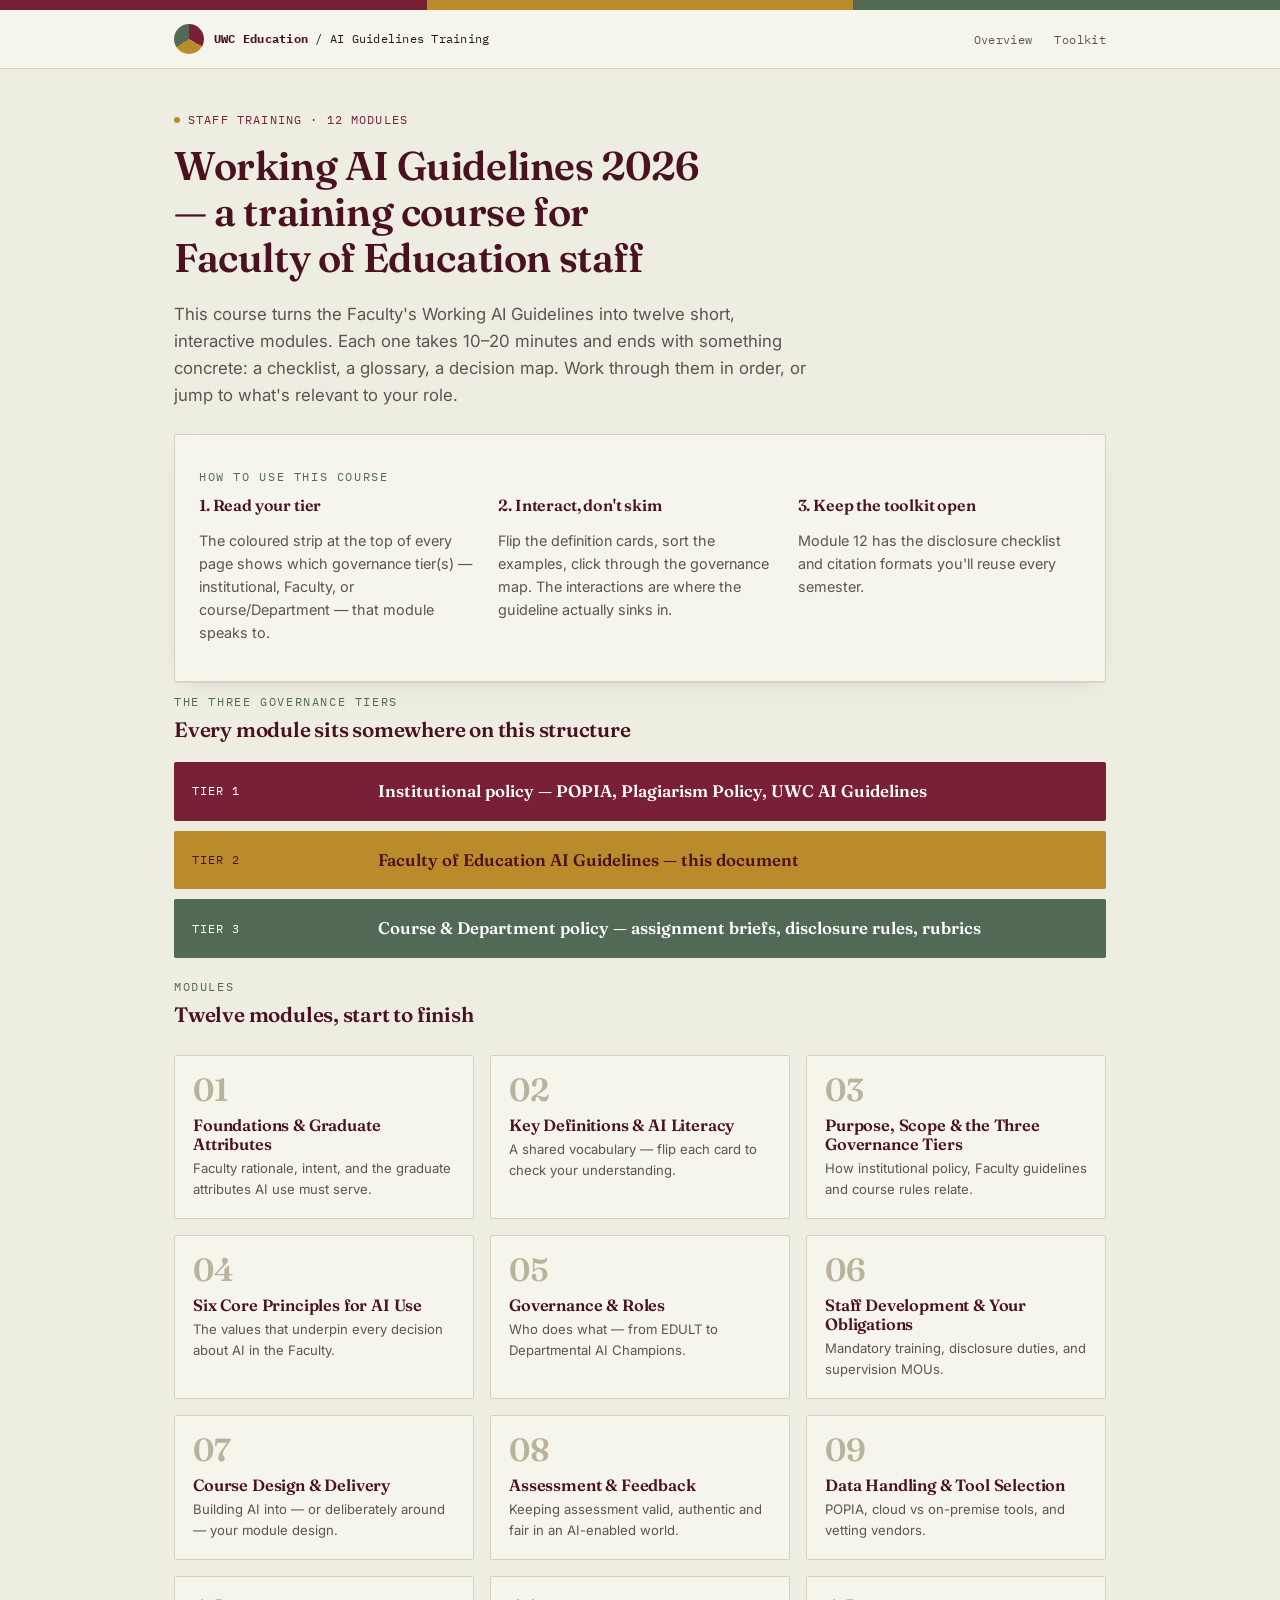
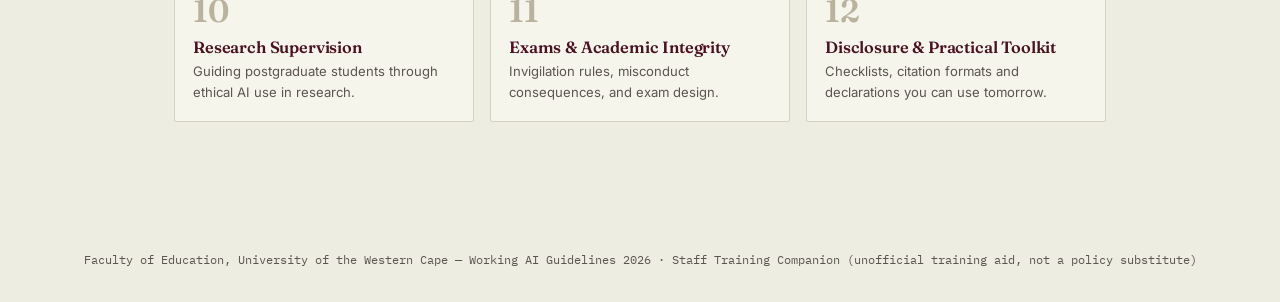
<file: index.html>
<!DOCTYPE html>
<html lang="en">
<head>
<meta charset="UTF-8">
<meta name="viewport" content="width=device-width, initial-scale=1.0">
<title>Course Overview — Faculty of Education AI Guidelines Training</title>
<link rel="stylesheet" href="style.css">
</head>
<body>
<header class="site-head">
  <div class="tier-strip"><span class="institutional active"></span><span class="faculty active"></span><span class="course active"></span></div>
  <div class="head-inner">
    <a class="brand" href="index.html">
      <span class="brand-mark"></span>
      <span class="brand-text"><b>UWC Education</b> / AI Guidelines Training</span>
    </a>
    <nav class="head-nav">
      <a href="index.html">Overview</a>
      <a href="12-disclosure-toolkit.html">Toolkit</a>
    </nav>
  </div>
</header>
<div class="shell">
    <div class="hero" style="padding-top:36px">
      <div class="module-tag"><span class="dot"></span>Staff Training · 12 Modules</div>
      <h1 style="max-width:20ch">Working AI Guidelines 2026 — a training course for Faculty of Education staff</h1>
      <p class="dek">This course turns the Faculty's Working AI Guidelines into twelve short, interactive modules. Each one takes 10&ndash;20 minutes and ends with something concrete: a checklist, a glossary, a decision map. Work through them in order, or jump to what's relevant to your role.</p>
    </div>

    <section class="card">
      <p class="eyebrow" style="margin-bottom:10px">How to use this course</p>
      <div class="grid-3">
        <div><h3 style="font-size:1rem">1. Read your tier</h3><p style="color:var(--ink-soft); font-size:.9rem">The coloured strip at the top of every page shows which governance tier(s) — institutional, Faculty, or course/Department — that module speaks to.</p></div>
        <div><h3 style="font-size:1rem">2. Interact, don't skim</h3><p style="color:var(--ink-soft); font-size:.9rem">Flip the definition cards, sort the examples, click through the governance map. The interactions are where the guideline actually sinks in.</p></div>
        <div><h3 style="font-size:1rem">3. Keep the toolkit open</h3><p style="color:var(--ink-soft); font-size:.9rem">Module 12 has the disclosure checklist and citation formats you'll reuse every semester.</p></div>
      </div>
    </section>

    <section>
      <p class="eyebrow" style="margin-bottom:6px">The three governance tiers</p>
      <h2 style="font-size:1.3rem; margin-bottom:16px">Every module sits somewhere on this structure</h2>
      <div class="tiers">
        <div class="tier-row t1"><span class="lbl">Tier 1</span><span class="name">Institutional policy — POPIA, Plagiarism Policy, UWC AI Guidelines</span></div>
        <div class="tier-row t2"><span class="lbl">Tier 2</span><span class="name">Faculty of Education AI Guidelines — this document</span></div>
        <div class="tier-row t3"><span class="lbl">Tier 3</span><span class="name">Course &amp; Department policy — assignment briefs, disclosure rules, rubrics</span></div>
      </div>
    </section>

    <section>
      <p class="eyebrow" style="margin-bottom:6px">Modules</p>
      <h2 style="font-size:1.3rem">Twelve modules, start to finish</h2>
      <div class="mod-grid">
<a class="mod-card" href="01-foundations.html">
          <span class="n">01</span>
          <h3>Foundations & Graduate Attributes</h3>
          <p>Faculty rationale, intent, and the graduate attributes AI use must serve.</p>
        </a><a class="mod-card" href="02-definitions.html">
          <span class="n">02</span>
          <h3>Key Definitions & AI Literacy</h3>
          <p>A shared vocabulary — flip each card to check your understanding.</p>
        </a><a class="mod-card" href="03-policy-framework.html">
          <span class="n">03</span>
          <h3>Purpose, Scope & the Three Governance Tiers</h3>
          <p>How institutional policy, Faculty guidelines and course rules relate.</p>
        </a><a class="mod-card" href="04-principles.html">
          <span class="n">04</span>
          <h3>Six Core Principles for AI Use</h3>
          <p>The values that underpin every decision about AI in the Faculty.</p>
        </a><a class="mod-card" href="05-governance-roles.html">
          <span class="n">05</span>
          <h3>Governance & Roles</h3>
          <p>Who does what — from EDULT to Departmental AI Champions.</p>
        </a><a class="mod-card" href="06-staff-development.html">
          <span class="n">06</span>
          <h3>Staff Development & Your Obligations</h3>
          <p>Mandatory training, disclosure duties, and supervision MOUs.</p>
        </a><a class="mod-card" href="07-course-design.html">
          <span class="n">07</span>
          <h3>Course Design & Delivery</h3>
          <p>Building AI into — or deliberately around — your module design.</p>
        </a><a class="mod-card" href="08-assessment.html">
          <span class="n">08</span>
          <h3>Assessment & Feedback</h3>
          <p>Keeping assessment valid, authentic and fair in an AI-enabled world.</p>
        </a><a class="mod-card" href="09-data-privacy.html">
          <span class="n">09</span>
          <h3>Data Handling & Tool Selection</h3>
          <p>POPIA, cloud vs on-premise tools, and vetting vendors.</p>
        </a><a class="mod-card" href="10-research-supervision.html">
          <span class="n">10</span>
          <h3>Research Supervision</h3>
          <p>Guiding postgraduate students through ethical AI use in research.</p>
        </a><a class="mod-card" href="11-exams-integrity.html">
          <span class="n">11</span>
          <h3>Exams & Academic Integrity</h3>
          <p>Invigilation rules, misconduct consequences, and exam design.</p>
        </a><a class="mod-card" href="12-disclosure-toolkit.html">
          <span class="n">12</span>
          <h3>Disclosure & Practical Toolkit</h3>
          <p>Checklists, citation formats and declarations you can use tomorrow.</p>
        </a></div></section></div><footer class="site-foot">Faculty of Education, University of the Western Cape — Working AI Guidelines 2026 · Staff Training Companion (unofficial training aid, not a policy substitute)</footer>
<script src="script.js"></script>
</body>
</html>
</file>
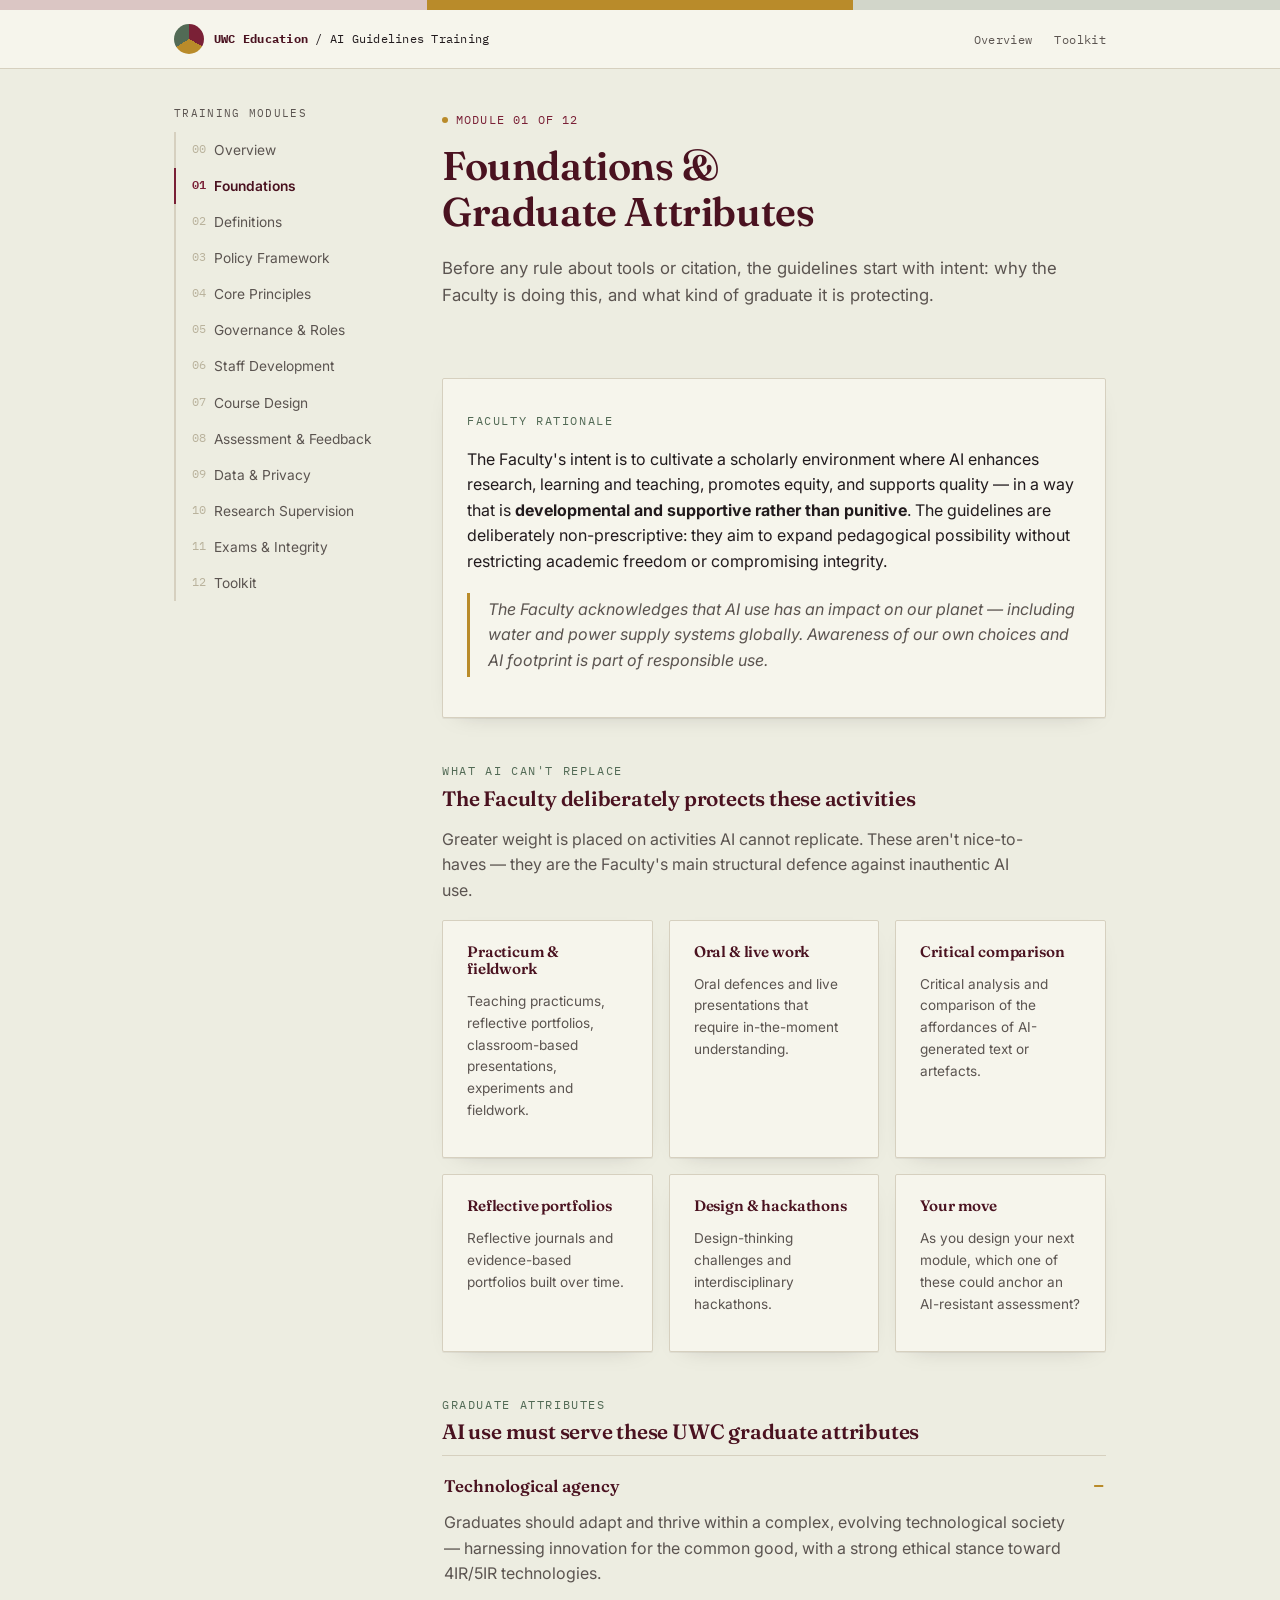
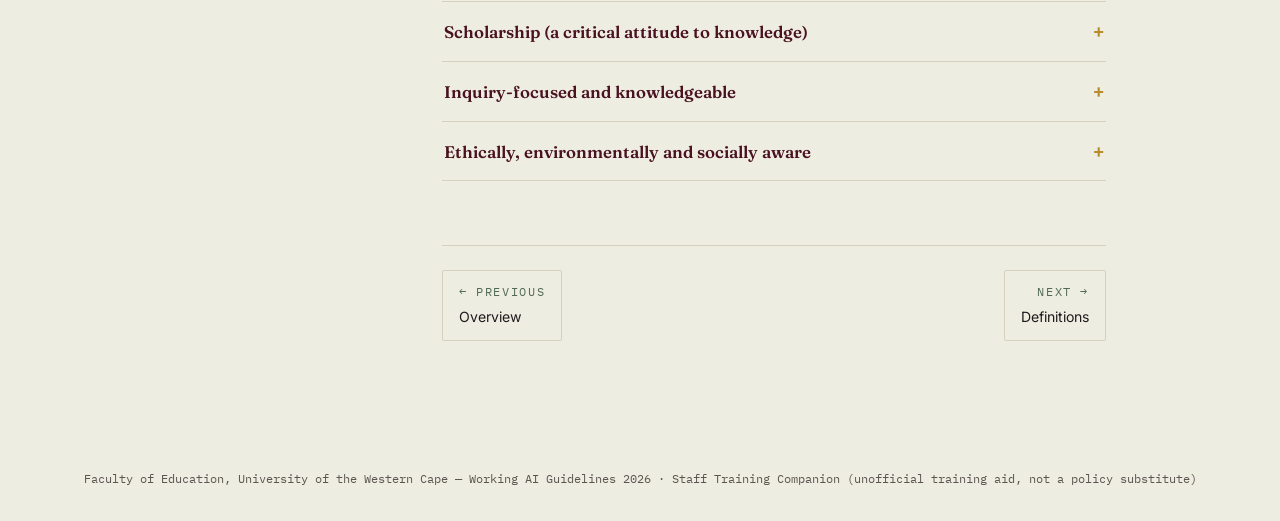
<file: 01-foundations.html>
<!DOCTYPE html>
<html lang="en">
<head>
<meta charset="UTF-8">
<meta name="viewport" content="width=device-width, initial-scale=1.0">
<title>Foundations & Graduate Attributes — Faculty of Education AI Guidelines Training</title>
<link rel="stylesheet" href="style.css">
</head>
<body>
<header class="site-head">
  <div class="tier-strip"><span class="institutional"></span><span class="faculty active"></span><span class="course"></span></div>
  <div class="head-inner">
    <a class="brand" href="index.html">
      <span class="brand-mark"></span>
      <span class="brand-text"><b>UWC Education</b> / AI Guidelines Training</span>
    </a>
    <nav class="head-nav">
      <a href="index.html">Overview</a>
      <a href="12-disclosure-toolkit.html">Toolkit</a>
    </nav>
  </div>
</header>
<div class="shell"><div class="layout"><div class="rail"><div class="rail-title">Training modules</div><ol><li class=""><a href="index.html"><span class="num">00</span>Overview</a></li><li class="active"><a href="01-foundations.html"><span class="num">01</span>Foundations</a></li><li class=""><a href="02-definitions.html"><span class="num">02</span>Definitions</a></li><li class=""><a href="03-policy-framework.html"><span class="num">03</span>Policy Framework</a></li><li class=""><a href="04-principles.html"><span class="num">04</span>Core Principles</a></li><li class=""><a href="05-governance-roles.html"><span class="num">05</span>Governance & Roles</a></li><li class=""><a href="06-staff-development.html"><span class="num">06</span>Staff Development</a></li><li class=""><a href="07-course-design.html"><span class="num">07</span>Course Design</a></li><li class=""><a href="08-assessment.html"><span class="num">08</span>Assessment & Feedback</a></li><li class=""><a href="09-data-privacy.html"><span class="num">09</span>Data & Privacy</a></li><li class=""><a href="10-research-supervision.html"><span class="num">10</span>Research Supervision</a></li><li class=""><a href="11-exams-integrity.html"><span class="num">11</span>Exams & Integrity</a></li><li class=""><a href="12-disclosure-toolkit.html"><span class="num">12</span>Toolkit</a></li></ol></div><main><div class="hero"><div class="module-tag"><span class="dot"></span>Module 01 of 12</div><h1>Foundations &amp; Graduate Attributes</h1><p class="dek">Before any rule about tools or citation, the guidelines start with intent: why the Faculty is doing this, and what kind of graduate it is protecting.</p></div>
    <section class="card">
      <p class="eyebrow">Faculty rationale</p>
      <p>The Faculty's intent is to cultivate a scholarly environment where AI enhances research, learning and teaching, promotes equity, and supports quality &mdash; in a way that is <strong>developmental and supportive rather than punitive</strong>. The guidelines are deliberately non-prescriptive: they aim to expand pedagogical possibility without restricting academic freedom or compromising integrity.</p>
      <div class="quote-block">The Faculty acknowledges that AI use has an impact on our planet &mdash; including water and power supply systems globally. Awareness of our own choices and AI footprint is part of responsible use.</div>
    </section>

    <section>
      <p class="eyebrow" style="margin-bottom:6px">What AI can't replace</p>
      <h2 style="font-size:1.3rem">The Faculty deliberately protects these activities</h2>
      <p style="color:var(--ink-soft); max-width:60ch">Greater weight is placed on activities AI cannot replicate. These aren't nice-to-haves &mdash; they are the Faculty's main structural defence against inauthentic AI use.</p>
      <div class="grid-3" style="margin-top:16px">
        <div class="card"><h3 style="font-size:.95rem">Practicum &amp; fieldwork</h3><p style="font-size:.85rem;color:var(--ink-soft)">Teaching practicums, reflective portfolios, classroom-based presentations, experiments and fieldwork.</p></div>
        <div class="card"><h3 style="font-size:.95rem">Oral &amp; live work</h3><p style="font-size:.85rem;color:var(--ink-soft)">Oral defences and live presentations that require in-the-moment understanding.</p></div>
        <div class="card"><h3 style="font-size:.95rem">Critical comparison</h3><p style="font-size:.85rem;color:var(--ink-soft)">Critical analysis and comparison of the affordances of AI-generated text or artefacts.</p></div>
        <div class="card"><h3 style="font-size:.95rem">Reflective portfolios</h3><p style="font-size:.85rem;color:var(--ink-soft)">Reflective journals and evidence-based portfolios built over time.</p></div>
        <div class="card"><h3 style="font-size:.95rem">Design &amp; hackathons</h3><p style="font-size:.85rem;color:var(--ink-soft)">Design-thinking challenges and interdisciplinary hackathons.</p></div>
        <div class="card"><h3 style="font-size:.95rem">Your move</h3><p style="font-size:.85rem;color:var(--ink-soft)">As you design your next module, which one of these could anchor an AI-resistant assessment?</p></div>
      </div>
    </section>

    <section>
      <p class="eyebrow" style="margin-bottom:6px">Graduate attributes</p>
      <h2 style="font-size:1.3rem">AI use must serve these UWC graduate attributes</h2>
      <div class="accordion">
        <details open><summary>Technological agency</summary><div class="body">Graduates should adapt and thrive within a complex, evolving technological society &mdash; harnessing innovation for the common good, with a strong ethical stance toward 4IR/5IR technologies.</div></details>
        <details><summary>Scholarship (a critical attitude to knowledge)</summary><div class="body">The ability to actively engage in generating and sharing knowledge through inquiry, critique, synthesis and research &mdash; applying both disciplinary and trans-disciplinary knowledge.</div></details>
        <details><summary>Inquiry-focused and knowledgeable</summary><div class="body">Graduates should be producers of knowledge, not just consumers of AI output &mdash; adept at research and inquiry within and across disciplines.</div></details>
        <details><summary>Ethically, environmentally and socially aware</summary><div class="body">Critical, responsible members of their communities, able to respond to unethical conduct, with human rights literacy and critical citizenship.</div></details>
      </div>
    </section>
    <div class="module-nav"><a class="prev" href="index.html"><span class="eyebrow">&larr; Previous</span>Overview</a><a class="next" href="02-definitions.html"><span class="eyebrow">Next &rarr;</span>Definitions</a></div></main></div></div><footer class="site-foot">Faculty of Education, University of the Western Cape — Working AI Guidelines 2026 · Staff Training Companion (unofficial training aid, not a policy substitute)</footer>
<script src="script.js"></script>
</body>
</html>
</file>
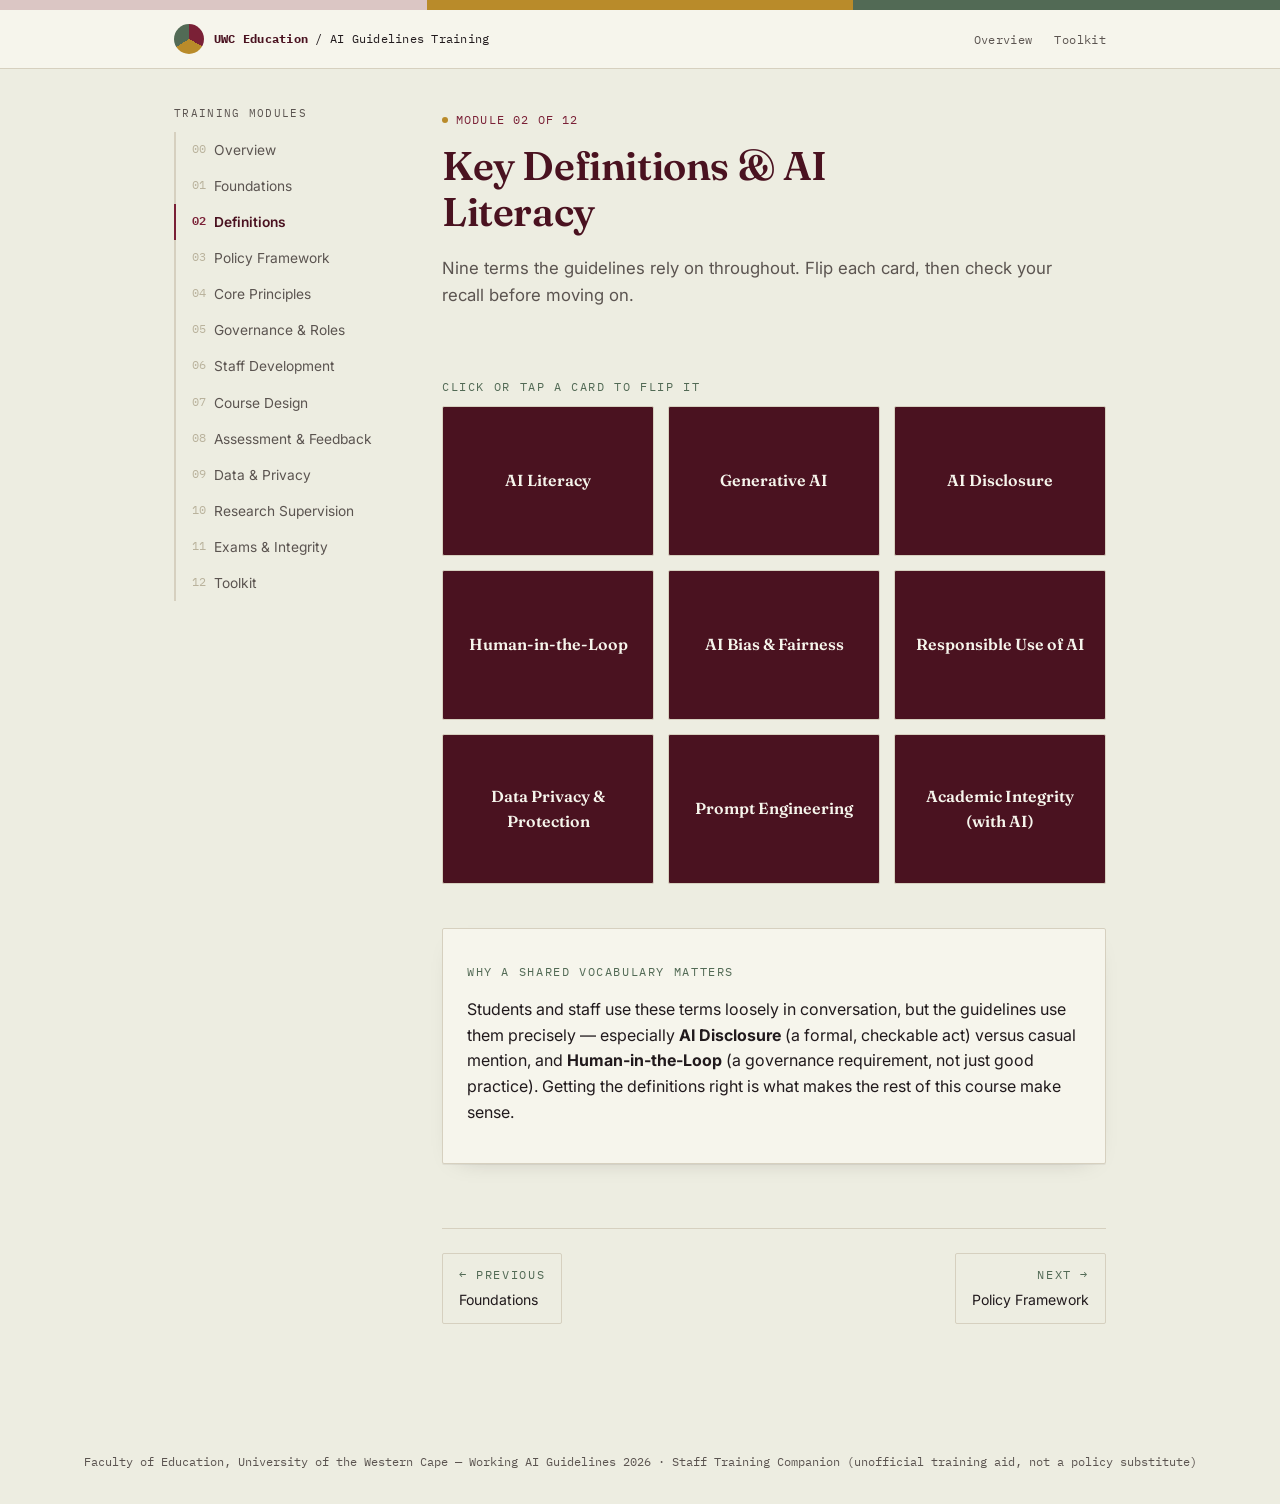
<file: 02-definitions.html>
<!DOCTYPE html>
<html lang="en">
<head>
<meta charset="UTF-8">
<meta name="viewport" content="width=device-width, initial-scale=1.0">
<title>Key Definitions & AI Literacy — Faculty of Education AI Guidelines Training</title>
<link rel="stylesheet" href="style.css">
</head>
<body>
<header class="site-head">
  <div class="tier-strip"><span class="institutional"></span><span class="faculty active"></span><span class="course active"></span></div>
  <div class="head-inner">
    <a class="brand" href="index.html">
      <span class="brand-mark"></span>
      <span class="brand-text"><b>UWC Education</b> / AI Guidelines Training</span>
    </a>
    <nav class="head-nav">
      <a href="index.html">Overview</a>
      <a href="12-disclosure-toolkit.html">Toolkit</a>
    </nav>
  </div>
</header>
<div class="shell"><div class="layout"><div class="rail"><div class="rail-title">Training modules</div><ol><li class=""><a href="index.html"><span class="num">00</span>Overview</a></li><li class=""><a href="01-foundations.html"><span class="num">01</span>Foundations</a></li><li class="active"><a href="02-definitions.html"><span class="num">02</span>Definitions</a></li><li class=""><a href="03-policy-framework.html"><span class="num">03</span>Policy Framework</a></li><li class=""><a href="04-principles.html"><span class="num">04</span>Core Principles</a></li><li class=""><a href="05-governance-roles.html"><span class="num">05</span>Governance & Roles</a></li><li class=""><a href="06-staff-development.html"><span class="num">06</span>Staff Development</a></li><li class=""><a href="07-course-design.html"><span class="num">07</span>Course Design</a></li><li class=""><a href="08-assessment.html"><span class="num">08</span>Assessment & Feedback</a></li><li class=""><a href="09-data-privacy.html"><span class="num">09</span>Data & Privacy</a></li><li class=""><a href="10-research-supervision.html"><span class="num">10</span>Research Supervision</a></li><li class=""><a href="11-exams-integrity.html"><span class="num">11</span>Exams & Integrity</a></li><li class=""><a href="12-disclosure-toolkit.html"><span class="num">12</span>Toolkit</a></li></ol></div><main><div class="hero"><div class="module-tag"><span class="dot"></span>Module 02 of 12</div><h1>Key Definitions &amp; AI Literacy</h1><p class="dek">Nine terms the guidelines rely on throughout. Flip each card, then check your recall before moving on.</p></div>
    <section>
      <p class="eyebrow" style="margin-bottom:10px">Click or tap a card to flip it</p>
      <div class="flip-grid"><div class="flip-card"><div class="flip-inner">
          <div class="flip-face flip-front">AI Literacy</div>
          <div class="flip-face flip-back">The skills to effectively use, interpret and evaluate AI tools &mdash; including knowing their limits (hallucination, bias) and integrating outputs critically.</div>
        </div></div><div class="flip-card"><div class="flip-inner">
          <div class="flip-face flip-front">Generative AI</div>
          <div class="flip-face flip-back">Models that produce new text, code, images, audio or slides from prompts &mdash; e.g. ChatGPT, Gemini, Claude, NotebookLM.</div>
        </div></div><div class="flip-card"><div class="flip-inner">
          <div class="flip-face flip-front">AI Disclosure</div>
          <div class="flip-face flip-back">The formal UWC AI &amp; Plagiarism Declaration that ensures students disclose GenAI use and affirm the originality of their work.</div>
        </div></div><div class="flip-card"><div class="flip-inner">
          <div class="flip-face flip-front">Human-in-the-Loop</div>
          <div class="flip-face flip-back">A model where human experts remain actively involved in overseeing, validating and correcting AI-driven outputs before adoption.</div>
        </div></div><div class="flip-card"><div class="flip-inner">
          <div class="flip-face flip-front">AI Bias &amp; Fairness</div>
          <div class="flip-face flip-back">Recognition that AI can reflect or amplify training-data biases &mdash; requiring regular auditing and mitigation.</div>
        </div></div><div class="flip-card"><div class="flip-inner">
          <div class="flip-face flip-front">Responsible Use of AI</div>
          <div class="flip-face flip-back">Ethical, transparent AI use aligned with learning outcomes &mdash; acknowledging contributions and limitations, and avoiding harm.</div>
        </div></div><div class="flip-card"><div class="flip-inner">
          <div class="flip-face flip-front">Data Privacy &amp; Protection</div>
          <div class="flip-face flip-back">Handling personal/sensitive data per POPIA (South Africa), GDPR where relevant, and UWC policy &mdash; via approved procedures only.</div>
        </div></div><div class="flip-card"><div class="flip-inner">
          <div class="flip-face flip-front">Prompt Engineering</div>
          <div class="flip-face flip-back">Crafting and refining input prompts &mdash; using clear language, few-shot examples or templates &mdash; to get accurate, relevant output.</div>
        </div></div><div class="flip-card"><div class="flip-inner">
          <div class="flip-face flip-front">Academic Integrity (with AI)</div>
          <div class="flip-face flip-back">Not misrepresenting AI-generated work as one's own; citing AI use appropriately; avoiding deceptive practices.</div>
        </div></div></div>
    </section>
    <section class="card">
      <p class="eyebrow">Why a shared vocabulary matters</p>
      <p>Students and staff use these terms loosely in conversation, but the guidelines use them precisely &mdash; especially <strong>AI Disclosure</strong> (a formal, checkable act) versus casual mention, and <strong>Human-in-the-Loop</strong> (a governance requirement, not just good practice). Getting the definitions right is what makes the rest of this course make sense.</p>
    </section>
    <div class="module-nav"><a class="prev" href="01-foundations.html"><span class="eyebrow">&larr; Previous</span>Foundations</a><a class="next" href="03-policy-framework.html"><span class="eyebrow">Next &rarr;</span>Policy Framework</a></div></main></div></div><footer class="site-foot">Faculty of Education, University of the Western Cape — Working AI Guidelines 2026 · Staff Training Companion (unofficial training aid, not a policy substitute)</footer>
<script src="script.js"></script>
</body>
</html>
</file>
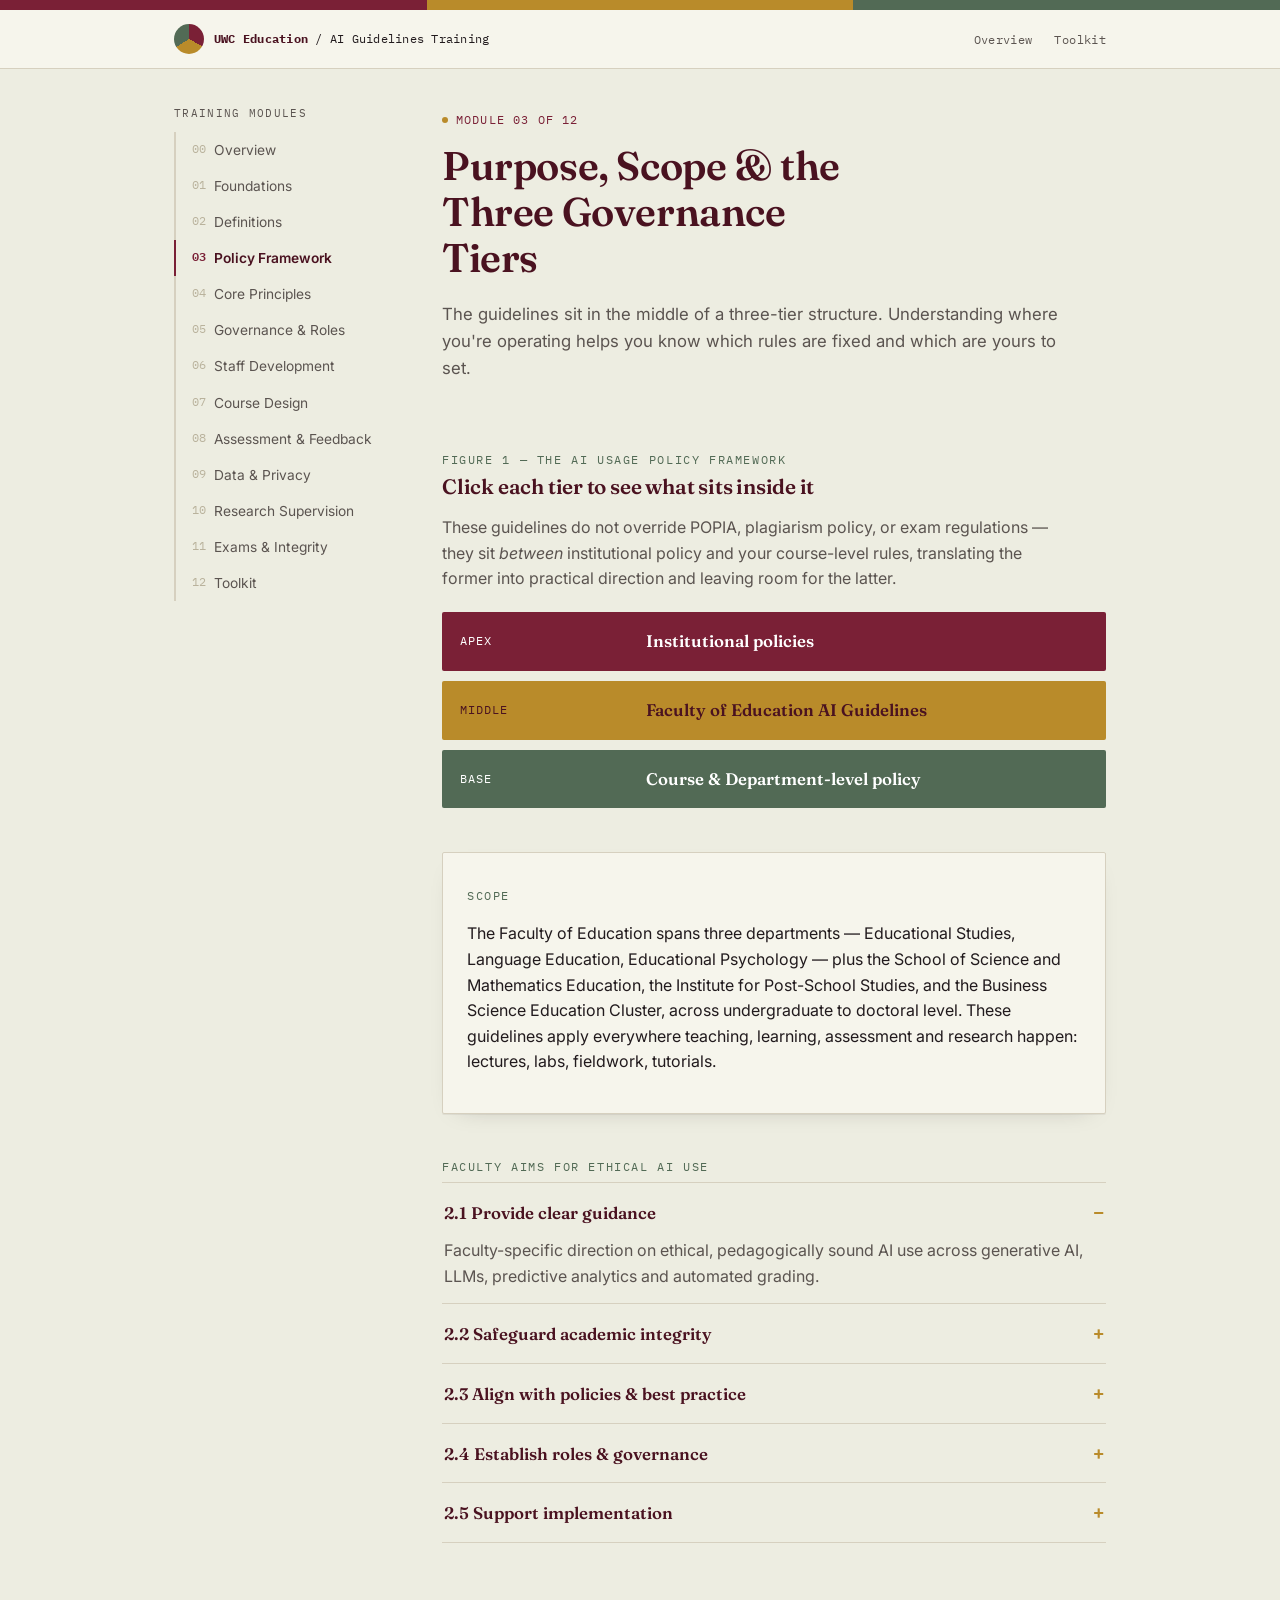
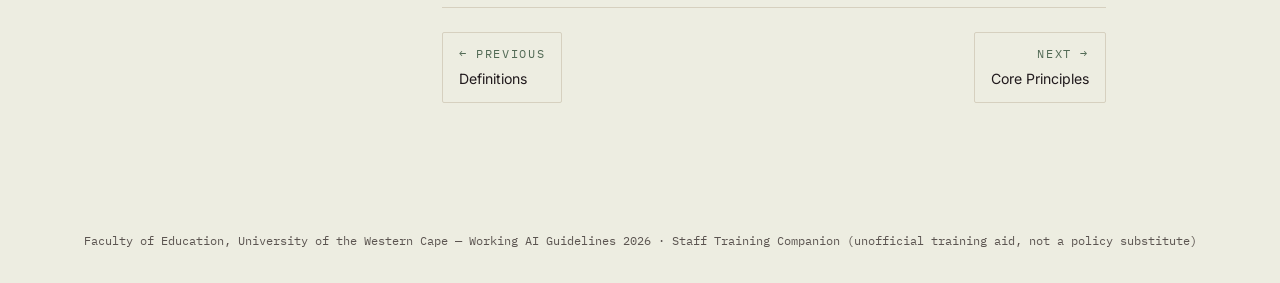
<file: 03-policy-framework.html>
<!DOCTYPE html>
<html lang="en">
<head>
<meta charset="UTF-8">
<meta name="viewport" content="width=device-width, initial-scale=1.0">
<title>Purpose, Scope & the Three Governance Tiers — Faculty of Education AI Guidelines Training</title>
<link rel="stylesheet" href="style.css">
</head>
<body>
<header class="site-head">
  <div class="tier-strip"><span class="institutional active"></span><span class="faculty active"></span><span class="course active"></span></div>
  <div class="head-inner">
    <a class="brand" href="index.html">
      <span class="brand-mark"></span>
      <span class="brand-text"><b>UWC Education</b> / AI Guidelines Training</span>
    </a>
    <nav class="head-nav">
      <a href="index.html">Overview</a>
      <a href="12-disclosure-toolkit.html">Toolkit</a>
    </nav>
  </div>
</header>
<div class="shell"><div class="layout"><div class="rail"><div class="rail-title">Training modules</div><ol><li class=""><a href="index.html"><span class="num">00</span>Overview</a></li><li class=""><a href="01-foundations.html"><span class="num">01</span>Foundations</a></li><li class=""><a href="02-definitions.html"><span class="num">02</span>Definitions</a></li><li class="active"><a href="03-policy-framework.html"><span class="num">03</span>Policy Framework</a></li><li class=""><a href="04-principles.html"><span class="num">04</span>Core Principles</a></li><li class=""><a href="05-governance-roles.html"><span class="num">05</span>Governance & Roles</a></li><li class=""><a href="06-staff-development.html"><span class="num">06</span>Staff Development</a></li><li class=""><a href="07-course-design.html"><span class="num">07</span>Course Design</a></li><li class=""><a href="08-assessment.html"><span class="num">08</span>Assessment & Feedback</a></li><li class=""><a href="09-data-privacy.html"><span class="num">09</span>Data & Privacy</a></li><li class=""><a href="10-research-supervision.html"><span class="num">10</span>Research Supervision</a></li><li class=""><a href="11-exams-integrity.html"><span class="num">11</span>Exams & Integrity</a></li><li class=""><a href="12-disclosure-toolkit.html"><span class="num">12</span>Toolkit</a></li></ol></div><main><div class="hero"><div class="module-tag"><span class="dot"></span>Module 03 of 12</div><h1>Purpose, Scope &amp; the Three Governance Tiers</h1><p class="dek">The guidelines sit in the middle of a three-tier structure. Understanding where you're operating helps you know which rules are fixed and which are yours to set.</p></div>
    <section>
      <p class="eyebrow" style="margin-bottom:6px">Figure 1 — the AI Usage Policy Framework</p>
      <h2 style="font-size:1.3rem">Click each tier to see what sits inside it</h2>
      <p style="color:var(--ink-soft); max-width:62ch">These guidelines do not override POPIA, plagiarism policy, or exam regulations &mdash; they sit <em>between</em> institutional policy and your course-level rules, translating the former into practical direction and leaving room for the latter.</p>
      <div class="tiers">
        <div class="tier-row t1"><span class="lbl">Apex</span><span class="name">Institutional policies</span></div>
        <div class="tier-detail">POPIA, the UWC Plagiarism Policy, Assessment Regulations, UNESCO/OECD standards, and the UWC AI Guidelines (2025). These are non-negotiable &mdash; the Faculty guidelines cannot loosen them.</div>

        <div class="tier-row t2"><span class="lbl">Middle</span><span class="name">Faculty of Education AI Guidelines</span></div>
        <div class="tier-detail">Defines roles, accountability and practical toolkits for the Faculty &mdash; the document this whole course is built from. It interprets institutional policy for our specific teaching, learning, assessment and research contexts.</div>

        <div class="tier-row t3"><span class="lbl">Base</span><span class="name">Course &amp; Department-level policy</span></div>
        <div class="tier-detail">Assignment protocols, disclosure requirements and grading rubrics that you, as the lecturer or supervisor, set for your own module &mdash; consistent with the two tiers above.</div>
      </div>
    </section>

    <section class="card">
      <p class="eyebrow">Scope</p>
      <p>The Faculty of Education spans three departments &mdash; Educational Studies, Language Education, Educational Psychology &mdash; plus the School of Science and Mathematics Education, the Institute for Post-School Studies, and the Business Science Education Cluster, across undergraduate to doctoral level. These guidelines apply everywhere teaching, learning, assessment and research happen: lectures, labs, fieldwork, tutorials.</p>
    </section>

    <section>
      <p class="eyebrow" style="margin-bottom:6px">Faculty aims for ethical AI use</p>
      <div class="accordion">
        <details open><summary>2.1 Provide clear guidance</summary><div class="body">Faculty-specific direction on ethical, pedagogically sound AI use across generative AI, LLMs, predictive analytics and automated grading.</div></details>
        <details><summary>2.2 Safeguard academic integrity</summary><div class="body">Harness AI's benefits without compromising integrity &mdash; transparency, attribution and honesty in all AI-assisted work.</div></details>
        <details><summary>2.3 Align with policies &amp; best practice</summary><div class="body">Consistency with UWC policy plus global best practice (UNESCO, OECD) adapted to the realities of the Global South.</div></details>
        <details><summary>2.4 Establish roles &amp; governance</summary><div class="body">Clear roles, responsibilities and governance structures with ongoing oversight and review.</div></details>
        <details><summary>2.5 Support implementation</summary><div class="body">Practical tools &mdash; checklists, templates, sample policies &mdash; to embed the guidelines in everyday practice.</div></details>
      </div>
    </section>
    <div class="module-nav"><a class="prev" href="02-definitions.html"><span class="eyebrow">&larr; Previous</span>Definitions</a><a class="next" href="04-principles.html"><span class="eyebrow">Next &rarr;</span>Core Principles</a></div></main></div></div><footer class="site-foot">Faculty of Education, University of the Western Cape — Working AI Guidelines 2026 · Staff Training Companion (unofficial training aid, not a policy substitute)</footer>
<script src="script.js"></script>
</body>
</html>
</file>
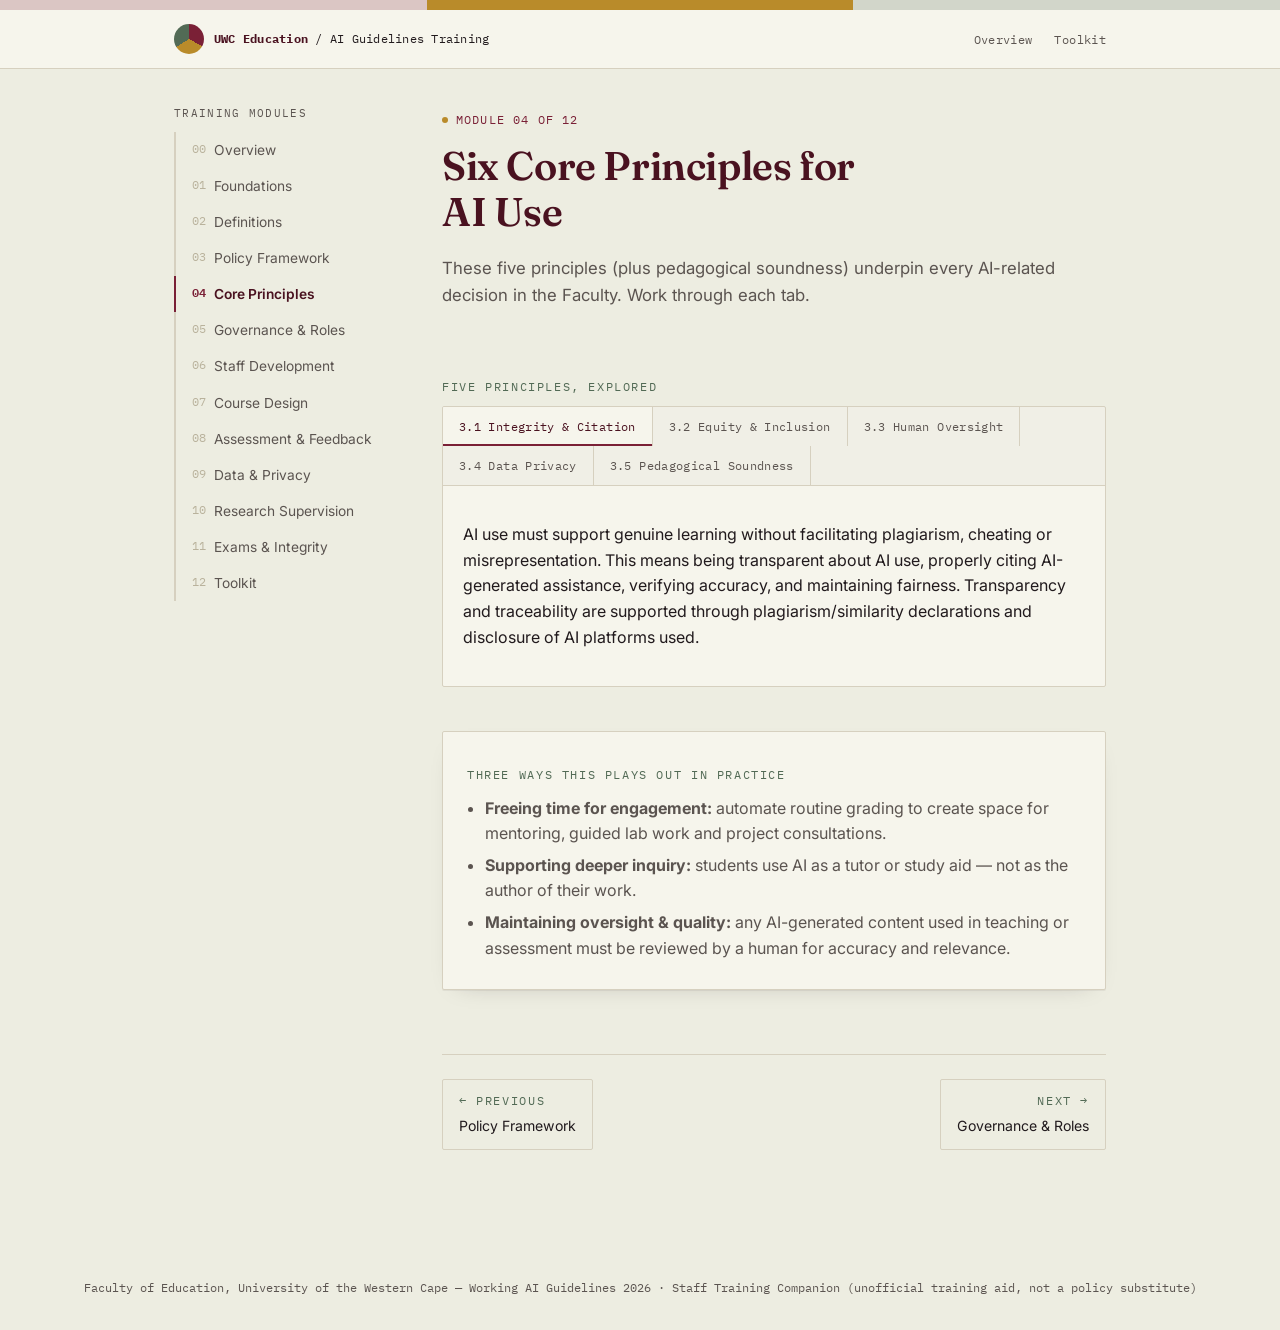
<file: 04-principles.html>
<!DOCTYPE html>
<html lang="en">
<head>
<meta charset="UTF-8">
<meta name="viewport" content="width=device-width, initial-scale=1.0">
<title>Six Core Principles for AI Use — Faculty of Education AI Guidelines Training</title>
<link rel="stylesheet" href="style.css">
</head>
<body>
<header class="site-head">
  <div class="tier-strip"><span class="institutional"></span><span class="faculty active"></span><span class="course"></span></div>
  <div class="head-inner">
    <a class="brand" href="index.html">
      <span class="brand-mark"></span>
      <span class="brand-text"><b>UWC Education</b> / AI Guidelines Training</span>
    </a>
    <nav class="head-nav">
      <a href="index.html">Overview</a>
      <a href="12-disclosure-toolkit.html">Toolkit</a>
    </nav>
  </div>
</header>
<div class="shell"><div class="layout"><div class="rail"><div class="rail-title">Training modules</div><ol><li class=""><a href="index.html"><span class="num">00</span>Overview</a></li><li class=""><a href="01-foundations.html"><span class="num">01</span>Foundations</a></li><li class=""><a href="02-definitions.html"><span class="num">02</span>Definitions</a></li><li class=""><a href="03-policy-framework.html"><span class="num">03</span>Policy Framework</a></li><li class="active"><a href="04-principles.html"><span class="num">04</span>Core Principles</a></li><li class=""><a href="05-governance-roles.html"><span class="num">05</span>Governance & Roles</a></li><li class=""><a href="06-staff-development.html"><span class="num">06</span>Staff Development</a></li><li class=""><a href="07-course-design.html"><span class="num">07</span>Course Design</a></li><li class=""><a href="08-assessment.html"><span class="num">08</span>Assessment & Feedback</a></li><li class=""><a href="09-data-privacy.html"><span class="num">09</span>Data & Privacy</a></li><li class=""><a href="10-research-supervision.html"><span class="num">10</span>Research Supervision</a></li><li class=""><a href="11-exams-integrity.html"><span class="num">11</span>Exams & Integrity</a></li><li class=""><a href="12-disclosure-toolkit.html"><span class="num">12</span>Toolkit</a></li></ol></div><main><div class="hero"><div class="module-tag"><span class="dot"></span>Module 04 of 12</div><h1>Six Core Principles for AI Use</h1><p class="dek">These five principles (plus pedagogical soundness) underpin every AI-related decision in the Faculty. Work through each tab.</p></div>
    <section>
      <p class="eyebrow" style="margin-bottom:10px">Five principles, explored</p>
      <div class="tabs">
        <div class="tab-bar">
          <button class="tab-btn active">3.1 Integrity &amp; Citation</button>
          <button class="tab-btn">3.2 Equity &amp; Inclusion</button>
          <button class="tab-btn">3.3 Human Oversight</button>
          <button class="tab-btn">3.4 Data Privacy</button>
          <button class="tab-btn">3.5 Pedagogical Soundness</button>
        </div>
        <div class="tab-panel active">
          <p>AI use must support genuine learning without facilitating plagiarism, cheating or misrepresentation. This means being transparent about AI use, properly citing AI-generated assistance, verifying accuracy, and maintaining fairness. Transparency and traceability are supported through plagiarism/similarity declarations and disclosure of AI platforms used.</p>
        </div>
        <div class="tab-panel">
          <p>AI integration must not disadvantage any group. Digital access and AI literacy vary widely in a resource-diverse context like South Africa &mdash; instructors must provide orientation and ongoing support. Stay vigilant about bias: users should critically evaluate outputs for gender, cultural or racial bias, and the Faculty favours tools assessed for fairness in a Global South context.</p>
        </div>
        <div class="tab-panel">
          <p>Every user must keep an <strong>auditable record</strong> of AI-assisted tasks &mdash; time-stamped prompt histories producible on request. Failure to supply logs when required may constitute a breach of academic integrity. Humans, not algorithms, are ultimately accountable: every AI-assisted action needs an identifiable, responsible human party.</p>
        </div>
        <div class="tab-panel">
          <p>Never enter personal, sensitive or confidential information into public AI services. Comply with POPIA, UWC's Data Protection Policy and HSSREC ethical protocols; use only approved, secure platforms for institutional data. Tools like Napkin AI and NotebookLM are noted as ones that let IP remain with the producer.</p>
        </div>
        <div class="tab-panel">
          <p>AI should support &mdash; not substitute &mdash; core learning outcomes. It may help brainstorm, refine drafts, or analyse data, but must not replace critical thinking, creativity or subject engagement. Always cross-verify AI-provided facts, data and references against authoritative sources, and confirm every citation actually exists.</p>
        </div>
      </div>
    </section>

    <section class="card">
      <p class="eyebrow">Three ways this plays out in practice</p>
      <ul class="kicker-list">
        <li><strong>Freeing time for engagement:</strong> automate routine grading to create space for mentoring, guided lab work and project consultations.</li>
        <li><strong>Supporting deeper inquiry:</strong> students use AI as a tutor or study aid &mdash; not as the author of their work.</li>
        <li><strong>Maintaining oversight &amp; quality:</strong> any AI-generated content used in teaching or assessment must be reviewed by a human for accuracy and relevance.</li>
      </ul>
    </section>
    <div class="module-nav"><a class="prev" href="03-policy-framework.html"><span class="eyebrow">&larr; Previous</span>Policy Framework</a><a class="next" href="05-governance-roles.html"><span class="eyebrow">Next &rarr;</span>Governance & Roles</a></div></main></div></div><footer class="site-foot">Faculty of Education, University of the Western Cape — Working AI Guidelines 2026 · Staff Training Companion (unofficial training aid, not a policy substitute)</footer>
<script src="script.js"></script>
</body>
</html>
</file>
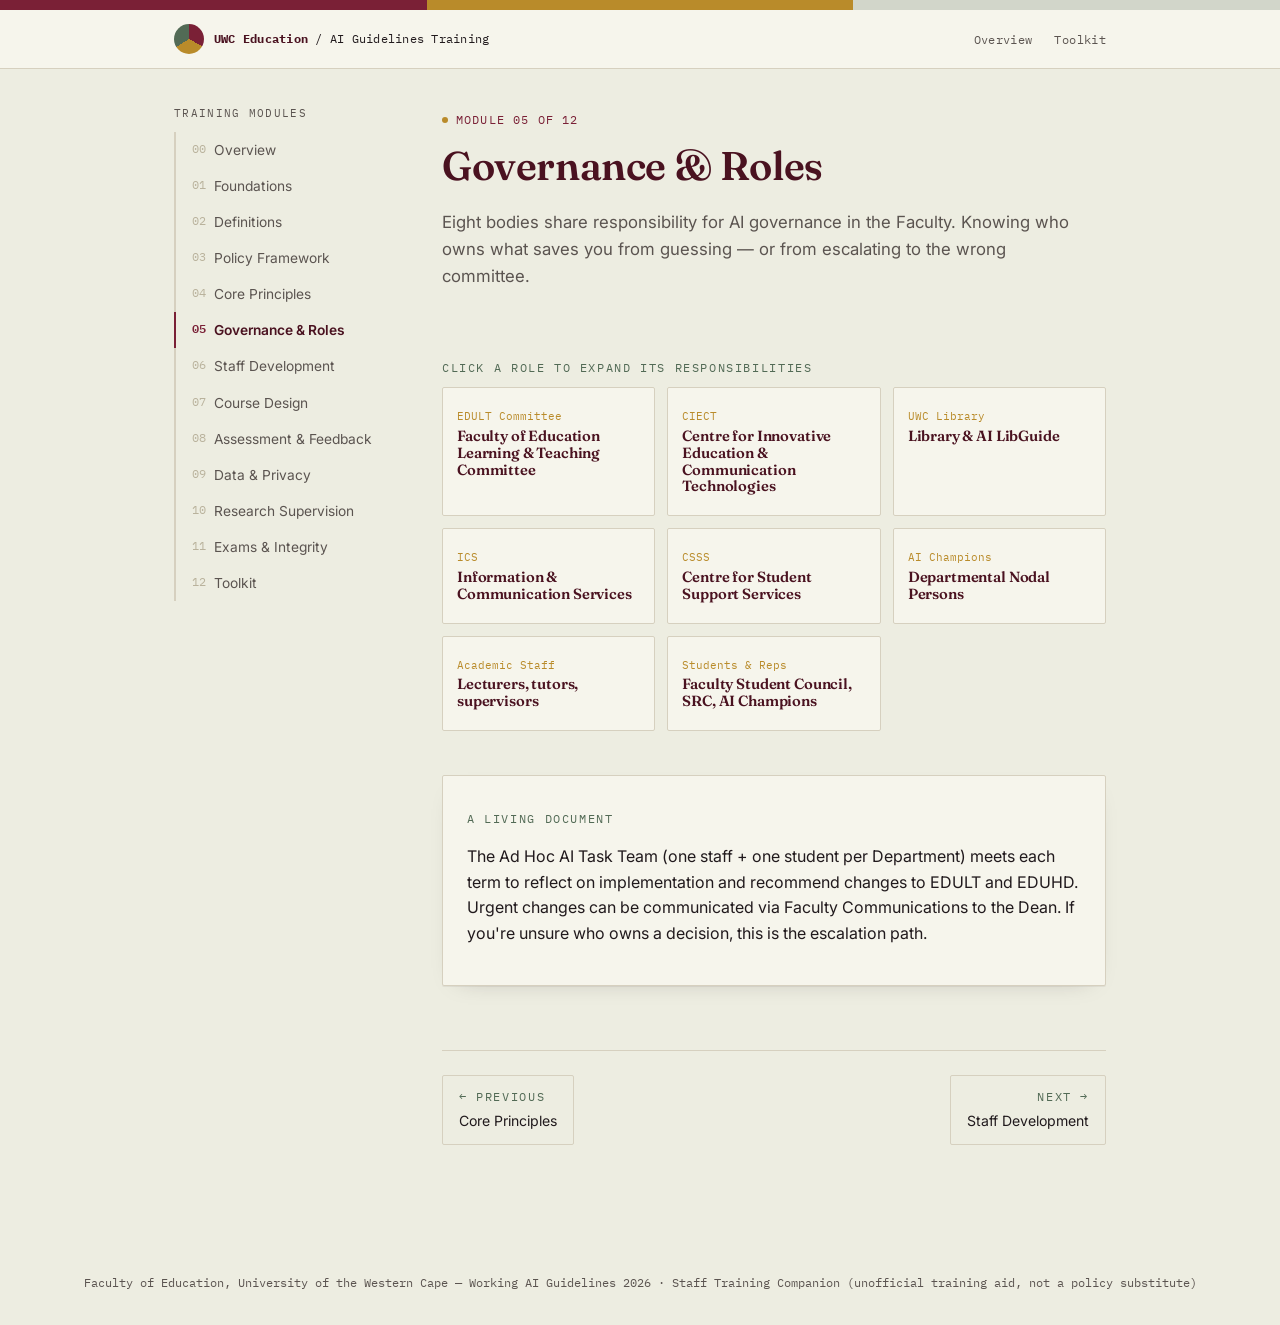
<file: 05-governance-roles.html>
<!DOCTYPE html>
<html lang="en">
<head>
<meta charset="UTF-8">
<meta name="viewport" content="width=device-width, initial-scale=1.0">
<title>Governance & Roles — Faculty of Education AI Guidelines Training</title>
<link rel="stylesheet" href="style.css">
</head>
<body>
<header class="site-head">
  <div class="tier-strip"><span class="institutional active"></span><span class="faculty active"></span><span class="course"></span></div>
  <div class="head-inner">
    <a class="brand" href="index.html">
      <span class="brand-mark"></span>
      <span class="brand-text"><b>UWC Education</b> / AI Guidelines Training</span>
    </a>
    <nav class="head-nav">
      <a href="index.html">Overview</a>
      <a href="12-disclosure-toolkit.html">Toolkit</a>
    </nav>
  </div>
</header>
<div class="shell"><div class="layout"><div class="rail"><div class="rail-title">Training modules</div><ol><li class=""><a href="index.html"><span class="num">00</span>Overview</a></li><li class=""><a href="01-foundations.html"><span class="num">01</span>Foundations</a></li><li class=""><a href="02-definitions.html"><span class="num">02</span>Definitions</a></li><li class=""><a href="03-policy-framework.html"><span class="num">03</span>Policy Framework</a></li><li class=""><a href="04-principles.html"><span class="num">04</span>Core Principles</a></li><li class="active"><a href="05-governance-roles.html"><span class="num">05</span>Governance & Roles</a></li><li class=""><a href="06-staff-development.html"><span class="num">06</span>Staff Development</a></li><li class=""><a href="07-course-design.html"><span class="num">07</span>Course Design</a></li><li class=""><a href="08-assessment.html"><span class="num">08</span>Assessment & Feedback</a></li><li class=""><a href="09-data-privacy.html"><span class="num">09</span>Data & Privacy</a></li><li class=""><a href="10-research-supervision.html"><span class="num">10</span>Research Supervision</a></li><li class=""><a href="11-exams-integrity.html"><span class="num">11</span>Exams & Integrity</a></li><li class=""><a href="12-disclosure-toolkit.html"><span class="num">12</span>Toolkit</a></li></ol></div><main><div class="hero"><div class="module-tag"><span class="dot"></span>Module 05 of 12</div><h1>Governance &amp; Roles</h1><p class="dek">Eight bodies share responsibility for AI governance in the Faculty. Knowing who owns what saves you from guessing &mdash; or from escalating to the wrong committee.</p></div>
    <section>
      <p class="eyebrow" style="margin-bottom:10px">Click a role to expand its responsibilities</p>
      <div class="role-map"><div class="role-node"><span class="abbr">EDULT Committee</span><h4>Faculty of Education Learning &amp; Teaching Committee</h4>
          <div class="role-detail">Primary oversight body. 'AI in L&amp;T' is a standing agenda item. Approves guideline revisions (with EDUHD), may approve new AI tools with ICS/CIECT, and interprets the guidelines in complex cases. Also considers assessment 'rules' &mdash; e.g. every module should include at least one in-person assessment.</div></div><div class="role-node"><span class="abbr">CIECT</span><h4>Centre for Innovative Education &amp; Communication Technologies</h4>
          <div class="role-detail">Delivers the mandatory 'Ethical AI Use' course, runs workshops (prompt engineering, discipline-specific tools), and helps redesign curricula or assessments on request.</div></div><div class="role-node"><span class="abbr">UWC Library</span><h4>Library &amp; AI LibGuide</h4>
          <div class="role-detail">Curates the AI LibGuide, runs information-literacy workshops on ethical AI scholarship and citation, and liaises with CIECT, the Writing Centre and RDPS.</div></div><div class="role-node"><span class="abbr">ICS</span><h4>Information &amp; Communication Services</h4>
          <div class="role-detail">Vets and approves AI platforms, maintains infrastructure, monitors cybersecurity/data-protection issues, and reviews vendor agreements with Legal where needed.</div></div><div class="role-node"><span class="abbr">CSSS</span><h4>Centre for Student Support Services</h4>
          <div class="role-detail">Supports the bio-psycho-social side of AI use &mdash; vetting platforms for inclusion and safety, and providing counselling support for staff and students engaging with AI.</div></div><div class="role-node"><span class="abbr">AI Champions</span><h4>Departmental Nodal Persons</h4>
          <div class="role-detail">One staff and one student representative per Department. Handle training, feedback collection, reporting, case studies, and research encouragement (see Table 1).</div></div><div class="role-node"><span class="abbr">Academic Staff</span><h4>Lecturers, tutors, supervisors</h4>
          <div class="role-detail">Disclose AI assistance in materials/assessments, review AI-generated content for accuracy, and integrate AI literacy into pedagogy.</div></div><div class="role-node"><span class="abbr">Students &amp; Reps</span><h4>Faculty Student Council, SRC, AI Champions</h4>
          <div class="role-detail">Beneficiaries and active partners &mdash; provide feedback, run peer initiatives, and sit on the Ad Hoc AI Task Team.</div></div></div>
    </section>
    <section class="card">
      <p class="eyebrow">A living document</p>
      <p>The Ad Hoc AI Task Team (one staff + one student per Department) meets each term to reflect on implementation and recommend changes to EDULT and EDUHD. Urgent changes can be communicated via Faculty Communications to the Dean. If you're unsure who owns a decision, this is the escalation path.</p>
    </section>
    <div class="module-nav"><a class="prev" href="04-principles.html"><span class="eyebrow">&larr; Previous</span>Core Principles</a><a class="next" href="06-staff-development.html"><span class="eyebrow">Next &rarr;</span>Staff Development</a></div></main></div></div><footer class="site-foot">Faculty of Education, University of the Western Cape — Working AI Guidelines 2026 · Staff Training Companion (unofficial training aid, not a policy substitute)</footer>
<script src="script.js"></script>
</body>
</html>
</file>
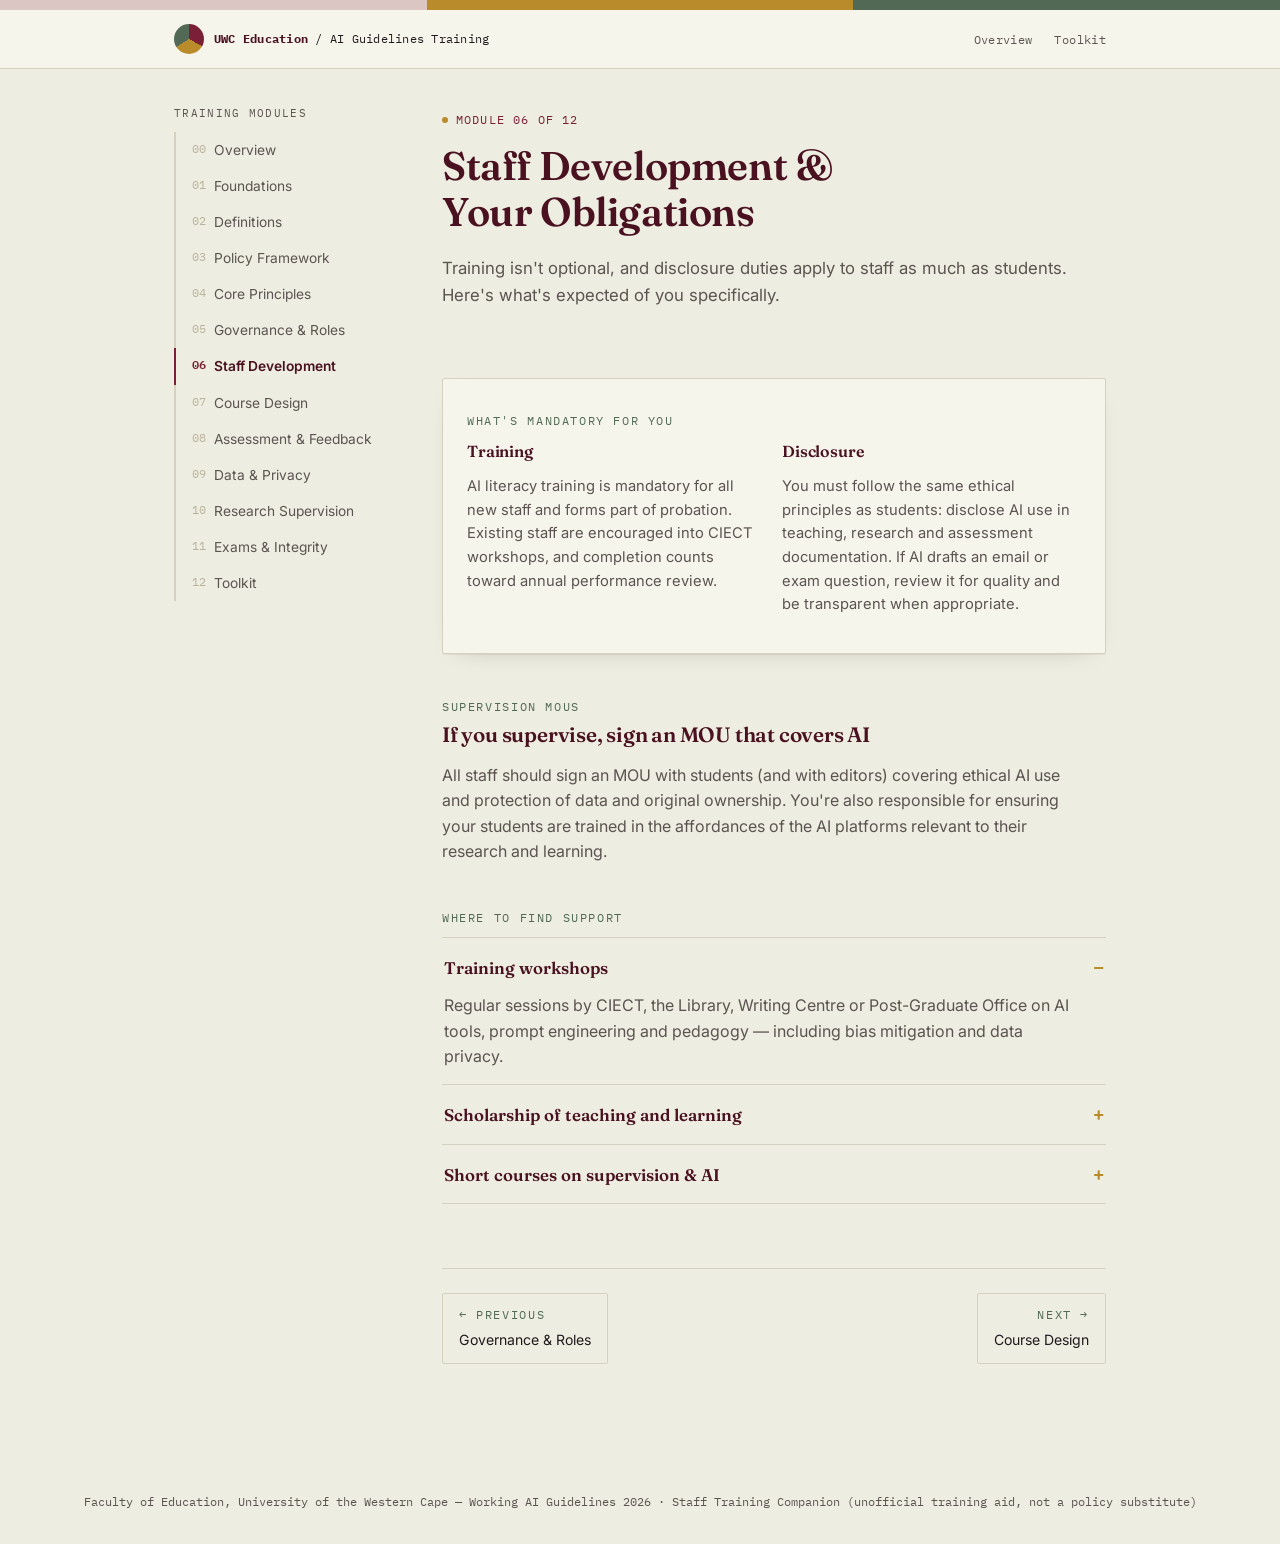
<file: 06-staff-development.html>
<!DOCTYPE html>
<html lang="en">
<head>
<meta charset="UTF-8">
<meta name="viewport" content="width=device-width, initial-scale=1.0">
<title>Staff Development & Your Obligations — Faculty of Education AI Guidelines Training</title>
<link rel="stylesheet" href="style.css">
</head>
<body>
<header class="site-head">
  <div class="tier-strip"><span class="institutional"></span><span class="faculty active"></span><span class="course active"></span></div>
  <div class="head-inner">
    <a class="brand" href="index.html">
      <span class="brand-mark"></span>
      <span class="brand-text"><b>UWC Education</b> / AI Guidelines Training</span>
    </a>
    <nav class="head-nav">
      <a href="index.html">Overview</a>
      <a href="12-disclosure-toolkit.html">Toolkit</a>
    </nav>
  </div>
</header>
<div class="shell"><div class="layout"><div class="rail"><div class="rail-title">Training modules</div><ol><li class=""><a href="index.html"><span class="num">00</span>Overview</a></li><li class=""><a href="01-foundations.html"><span class="num">01</span>Foundations</a></li><li class=""><a href="02-definitions.html"><span class="num">02</span>Definitions</a></li><li class=""><a href="03-policy-framework.html"><span class="num">03</span>Policy Framework</a></li><li class=""><a href="04-principles.html"><span class="num">04</span>Core Principles</a></li><li class=""><a href="05-governance-roles.html"><span class="num">05</span>Governance & Roles</a></li><li class="active"><a href="06-staff-development.html"><span class="num">06</span>Staff Development</a></li><li class=""><a href="07-course-design.html"><span class="num">07</span>Course Design</a></li><li class=""><a href="08-assessment.html"><span class="num">08</span>Assessment & Feedback</a></li><li class=""><a href="09-data-privacy.html"><span class="num">09</span>Data & Privacy</a></li><li class=""><a href="10-research-supervision.html"><span class="num">10</span>Research Supervision</a></li><li class=""><a href="11-exams-integrity.html"><span class="num">11</span>Exams & Integrity</a></li><li class=""><a href="12-disclosure-toolkit.html"><span class="num">12</span>Toolkit</a></li></ol></div><main><div class="hero"><div class="module-tag"><span class="dot"></span>Module 06 of 12</div><h1>Staff Development &amp; Your Obligations</h1><p class="dek">Training isn't optional, and disclosure duties apply to staff as much as students. Here's what's expected of you specifically.</p></div>
    <section class="card">
      <p class="eyebrow">What's mandatory for you</p>
      <div class="grid-2">
        <div>
          <h3 style="font-size:1rem">Training</h3>
          <p style="color:var(--ink-soft); font-size:.92rem">AI literacy training is mandatory for all new staff and forms part of probation. Existing staff are encouraged into CIECT workshops, and completion counts toward annual performance review.</p>
        </div>
        <div>
          <h3 style="font-size:1rem">Disclosure</h3>
          <p style="color:var(--ink-soft); font-size:.92rem">You must follow the same ethical principles as students: disclose AI use in teaching, research and assessment documentation. If AI drafts an email or exam question, review it for quality and be transparent when appropriate.</p>
        </div>
      </div>
    </section>

    <section>
      <p class="eyebrow" style="margin-bottom:6px">Supervision MOUs</p>
      <h2 style="font-size:1.3rem">If you supervise, sign an MOU that covers AI</h2>
      <p style="color:var(--ink-soft); max-width:62ch">All staff should sign an MOU with students (and with editors) covering ethical AI use and protection of data and original ownership. You're also responsible for ensuring your students are trained in the affordances of the AI platforms relevant to their research and learning.</p>
    </section>

    <section>
      <p class="eyebrow" style="margin-bottom:10px">Where to find support</p>
      <div class="accordion">
        <details open><summary>Training workshops</summary><div class="body">Regular sessions by CIECT, the Library, Writing Centre or Post-Graduate Office on AI tools, prompt engineering and pedagogy &mdash; including bias mitigation and data privacy.</div></details>
        <details><summary>Scholarship of teaching and learning</summary><div class="body">Communities of practice, forums and mini-conferences for staff to publish and share research on AI-enhanced pedagogy.</div></details>
        <details><summary>Short courses on supervision &amp; AI</summary><div class="body">Where UWC offers short courses on supervision and AI ethics, staff should be encouraged &mdash; and in some instances required &mdash; to attend.</div></details>
      </div>
    </section>
    <div class="module-nav"><a class="prev" href="05-governance-roles.html"><span class="eyebrow">&larr; Previous</span>Governance & Roles</a><a class="next" href="07-course-design.html"><span class="eyebrow">Next &rarr;</span>Course Design</a></div></main></div></div><footer class="site-foot">Faculty of Education, University of the Western Cape — Working AI Guidelines 2026 · Staff Training Companion (unofficial training aid, not a policy substitute)</footer>
<script src="script.js"></script>
</body>
</html>
</file>
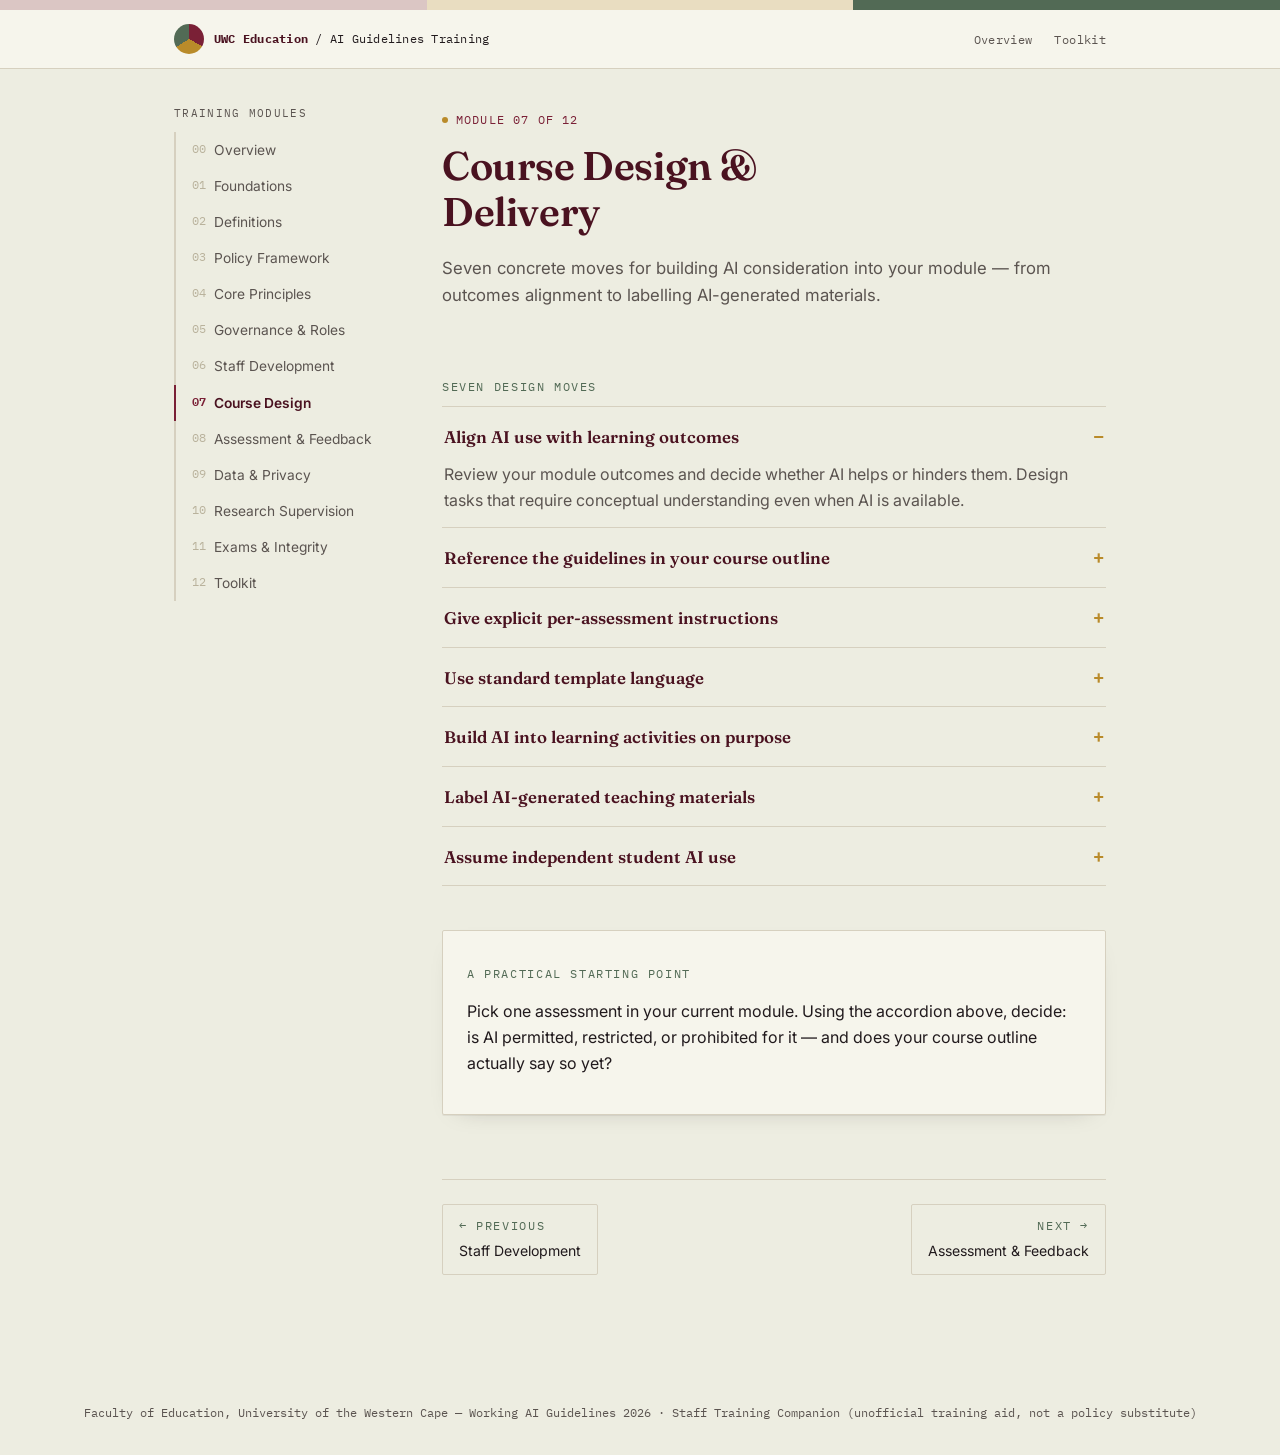
<file: 07-course-design.html>
<!DOCTYPE html>
<html lang="en">
<head>
<meta charset="UTF-8">
<meta name="viewport" content="width=device-width, initial-scale=1.0">
<title>Course Design & Delivery — Faculty of Education AI Guidelines Training</title>
<link rel="stylesheet" href="style.css">
</head>
<body>
<header class="site-head">
  <div class="tier-strip"><span class="institutional"></span><span class="faculty"></span><span class="course active"></span></div>
  <div class="head-inner">
    <a class="brand" href="index.html">
      <span class="brand-mark"></span>
      <span class="brand-text"><b>UWC Education</b> / AI Guidelines Training</span>
    </a>
    <nav class="head-nav">
      <a href="index.html">Overview</a>
      <a href="12-disclosure-toolkit.html">Toolkit</a>
    </nav>
  </div>
</header>
<div class="shell"><div class="layout"><div class="rail"><div class="rail-title">Training modules</div><ol><li class=""><a href="index.html"><span class="num">00</span>Overview</a></li><li class=""><a href="01-foundations.html"><span class="num">01</span>Foundations</a></li><li class=""><a href="02-definitions.html"><span class="num">02</span>Definitions</a></li><li class=""><a href="03-policy-framework.html"><span class="num">03</span>Policy Framework</a></li><li class=""><a href="04-principles.html"><span class="num">04</span>Core Principles</a></li><li class=""><a href="05-governance-roles.html"><span class="num">05</span>Governance & Roles</a></li><li class=""><a href="06-staff-development.html"><span class="num">06</span>Staff Development</a></li><li class="active"><a href="07-course-design.html"><span class="num">07</span>Course Design</a></li><li class=""><a href="08-assessment.html"><span class="num">08</span>Assessment & Feedback</a></li><li class=""><a href="09-data-privacy.html"><span class="num">09</span>Data & Privacy</a></li><li class=""><a href="10-research-supervision.html"><span class="num">10</span>Research Supervision</a></li><li class=""><a href="11-exams-integrity.html"><span class="num">11</span>Exams & Integrity</a></li><li class=""><a href="12-disclosure-toolkit.html"><span class="num">12</span>Toolkit</a></li></ol></div><main><div class="hero"><div class="module-tag"><span class="dot"></span>Module 07 of 12</div><h1>Course Design &amp; Delivery</h1><p class="dek">Seven concrete moves for building AI consideration into your module &mdash; from outcomes alignment to labelling AI-generated materials.</p></div>
    <section>
      <p class="eyebrow" style="margin-bottom:10px">Seven design moves</p>
      <div class="accordion">
        <details open><summary>Align AI use with learning outcomes</summary><div class="body">Review your module outcomes and decide whether AI helps or hinders them. Design tasks that require conceptual understanding even when AI is available.</div></details>
        <details><summary>Reference the guidelines in your course outline</summary><div class="body">Cite the Faculty AI Guidelines explicitly so students know where to find the overarching policy and expectations.</div></details>
        <details><summary>Give explicit per-assessment instructions</summary><div class="body">For each assessment, state clearly when AI is permitted, restricted or prohibited, and what level of AI contribution is acceptable.</div></details>
        <details><summary>Use standard template language</summary><div class="body">Define, consistently across your outline, when and how AI may or may not be used.</div></details>
        <details><summary>Build AI into learning activities on purpose</summary><div class="body">Have students compare their own responses to AI-generated output, or critically evaluate AI-produced content as an exercise in itself.</div></details>
        <details><summary>Label AI-generated teaching materials</summary><div class="body">If you use AI to generate slides or quiz questions, mark them as such and review all content for accuracy before use.</div></details>
        <details><summary>Assume independent student AI use</summary><div class="body">Counter potential misuse with personal engagement elements &mdash; oral presentations, in-class assessments, reflective components &mdash; that reinforce mastery regardless of what happened outside class.</div></details>
      </div>
    </section>

    <section class="card">
      <p class="eyebrow">A practical starting point</p>
      <p>Pick one assessment in your current module. Using the accordion above, decide: is AI permitted, restricted, or prohibited for it &mdash; and does your course outline actually say so yet?</p>
    </section>
    <div class="module-nav"><a class="prev" href="06-staff-development.html"><span class="eyebrow">&larr; Previous</span>Staff Development</a><a class="next" href="08-assessment.html"><span class="eyebrow">Next &rarr;</span>Assessment & Feedback</a></div></main></div></div><footer class="site-foot">Faculty of Education, University of the Western Cape — Working AI Guidelines 2026 · Staff Training Companion (unofficial training aid, not a policy substitute)</footer>
<script src="script.js"></script>
</body>
</html>
</file>
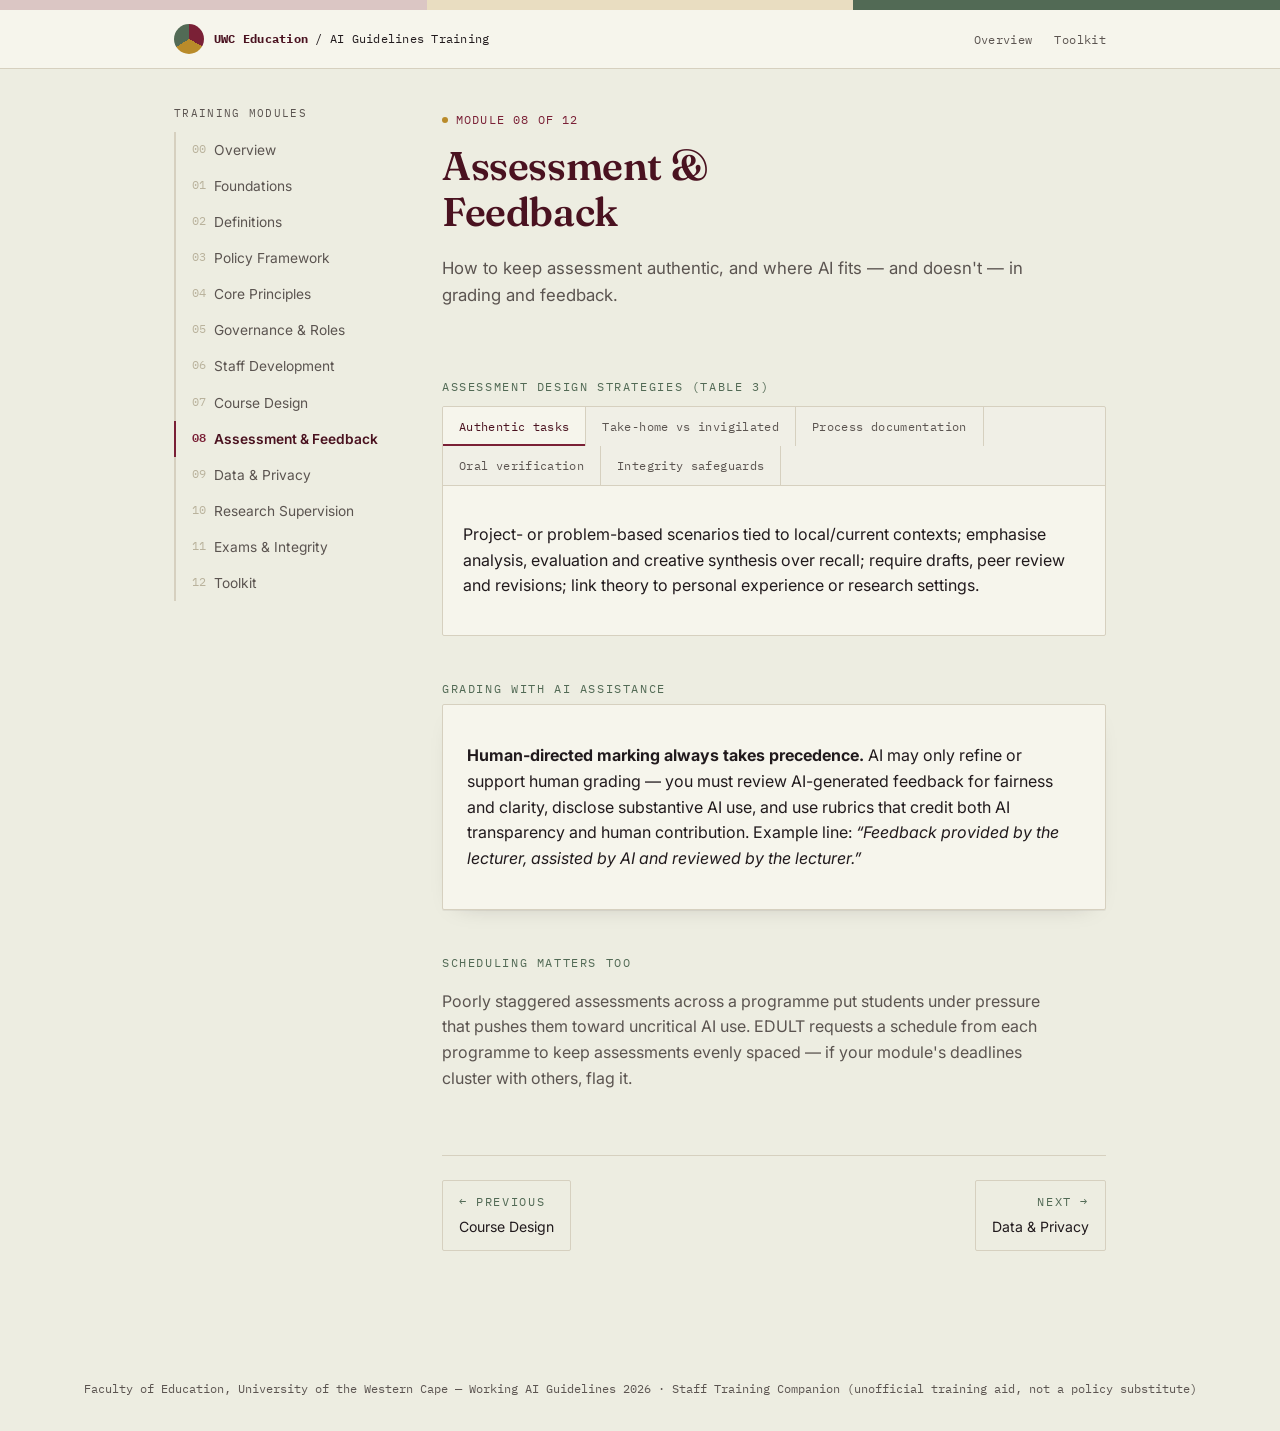
<file: 08-assessment.html>
<!DOCTYPE html>
<html lang="en">
<head>
<meta charset="UTF-8">
<meta name="viewport" content="width=device-width, initial-scale=1.0">
<title>Assessment & Feedback — Faculty of Education AI Guidelines Training</title>
<link rel="stylesheet" href="style.css">
</head>
<body>
<header class="site-head">
  <div class="tier-strip"><span class="institutional"></span><span class="faculty"></span><span class="course active"></span></div>
  <div class="head-inner">
    <a class="brand" href="index.html">
      <span class="brand-mark"></span>
      <span class="brand-text"><b>UWC Education</b> / AI Guidelines Training</span>
    </a>
    <nav class="head-nav">
      <a href="index.html">Overview</a>
      <a href="12-disclosure-toolkit.html">Toolkit</a>
    </nav>
  </div>
</header>
<div class="shell"><div class="layout"><div class="rail"><div class="rail-title">Training modules</div><ol><li class=""><a href="index.html"><span class="num">00</span>Overview</a></li><li class=""><a href="01-foundations.html"><span class="num">01</span>Foundations</a></li><li class=""><a href="02-definitions.html"><span class="num">02</span>Definitions</a></li><li class=""><a href="03-policy-framework.html"><span class="num">03</span>Policy Framework</a></li><li class=""><a href="04-principles.html"><span class="num">04</span>Core Principles</a></li><li class=""><a href="05-governance-roles.html"><span class="num">05</span>Governance & Roles</a></li><li class=""><a href="06-staff-development.html"><span class="num">06</span>Staff Development</a></li><li class=""><a href="07-course-design.html"><span class="num">07</span>Course Design</a></li><li class="active"><a href="08-assessment.html"><span class="num">08</span>Assessment & Feedback</a></li><li class=""><a href="09-data-privacy.html"><span class="num">09</span>Data & Privacy</a></li><li class=""><a href="10-research-supervision.html"><span class="num">10</span>Research Supervision</a></li><li class=""><a href="11-exams-integrity.html"><span class="num">11</span>Exams & Integrity</a></li><li class=""><a href="12-disclosure-toolkit.html"><span class="num">12</span>Toolkit</a></li></ol></div><main><div class="hero"><div class="module-tag"><span class="dot"></span>Module 08 of 12</div><h1>Assessment &amp; Feedback</h1><p class="dek">How to keep assessment authentic, and where AI fits &mdash; and doesn't &mdash; in grading and feedback.</p></div>
    <section>
      <p class="eyebrow" style="margin-bottom:10px">Assessment design strategies (Table 3)</p>
      <div class="tabs">
        <div class="tab-bar">
          <button class="tab-btn active">Authentic tasks</button>
          <button class="tab-btn">Take-home vs invigilated</button>
          <button class="tab-btn">Process documentation</button>
          <button class="tab-btn">Oral verification</button>
          <button class="tab-btn">Integrity safeguards</button>
        </div>
        <div class="tab-panel active"><p>Project- or problem-based scenarios tied to local/current contexts; emphasise analysis, evaluation and creative synthesis over recall; require drafts, peer review and revisions; link theory to personal experience or research settings.</p></div>
        <div class="tab-panel"><p>Formative practice (take-home): ungraded exploration with safe AI experimentation. Summative mastery (invigilated): graded, supervised, AI-prohibited assessments that demonstrate unaided proficiency.</p></div>
        <div class="tab-panel"><p>Grade part of the mark on process, not just outcome &mdash; prompt logs, drafts, reflection notes that show whether AI was used meaningfully and ethically.</p></div>
        <div class="tab-panel"><p>Vivas, presentations and in-class quizzes verify understanding and authorship. Even brief interviews can reveal the depth of a student's knowledge.</p></div>
        <div class="tab-panel"><p>Rotate datasets, case details or parameters each year or section; use random spot-checks with brief oral verification to deter generic AI responses.</p></div>
      </div>
    </section>

    <section>
      <p class="eyebrow" style="margin-bottom:6px">Grading with AI assistance</p>
      <div class="card">
        <p><strong>Human-directed marking always takes precedence.</strong> AI may only refine or support human grading &mdash; you must review AI-generated feedback for fairness and clarity, disclose substantive AI use, and use rubrics that credit both AI transparency and human contribution. Example line: <em>&ldquo;Feedback provided by the lecturer, assisted by AI and reviewed by the lecturer.&rdquo;</em></p>
      </div>
    </section>

    <section>
      <p class="eyebrow" style="margin-bottom:6px">Scheduling matters too</p>
      <p style="color:var(--ink-soft); max-width:62ch">Poorly staggered assessments across a programme put students under pressure that pushes them toward uncritical AI use. EDULT requests a schedule from each programme to keep assessments evenly spaced &mdash; if your module's deadlines cluster with others, flag it.</p>
    </section>
    <div class="module-nav"><a class="prev" href="07-course-design.html"><span class="eyebrow">&larr; Previous</span>Course Design</a><a class="next" href="09-data-privacy.html"><span class="eyebrow">Next &rarr;</span>Data & Privacy</a></div></main></div></div><footer class="site-foot">Faculty of Education, University of the Western Cape — Working AI Guidelines 2026 · Staff Training Companion (unofficial training aid, not a policy substitute)</footer>
<script src="script.js"></script>
</body>
</html>
</file>
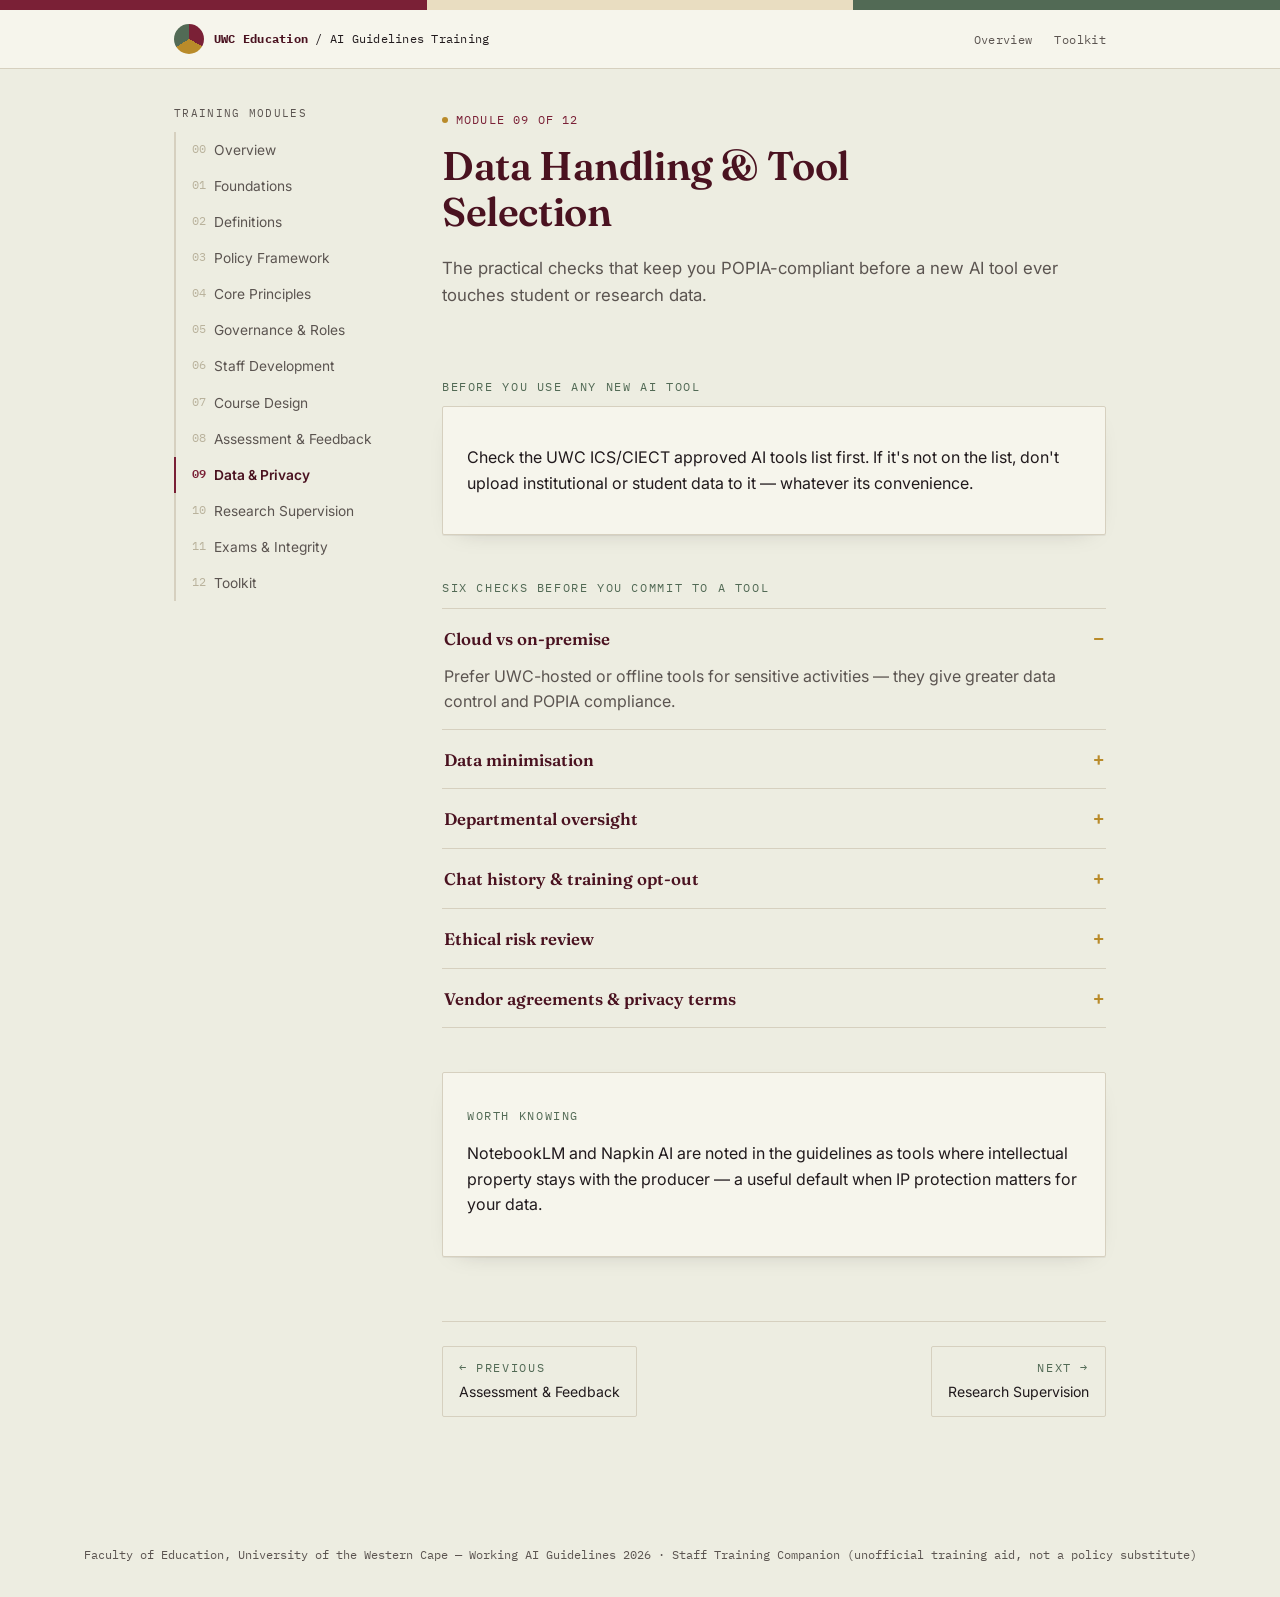
<file: 09-data-privacy.html>
<!DOCTYPE html>
<html lang="en">
<head>
<meta charset="UTF-8">
<meta name="viewport" content="width=device-width, initial-scale=1.0">
<title>Data Handling & Tool Selection — Faculty of Education AI Guidelines Training</title>
<link rel="stylesheet" href="style.css">
</head>
<body>
<header class="site-head">
  <div class="tier-strip"><span class="institutional active"></span><span class="faculty"></span><span class="course active"></span></div>
  <div class="head-inner">
    <a class="brand" href="index.html">
      <span class="brand-mark"></span>
      <span class="brand-text"><b>UWC Education</b> / AI Guidelines Training</span>
    </a>
    <nav class="head-nav">
      <a href="index.html">Overview</a>
      <a href="12-disclosure-toolkit.html">Toolkit</a>
    </nav>
  </div>
</header>
<div class="shell"><div class="layout"><div class="rail"><div class="rail-title">Training modules</div><ol><li class=""><a href="index.html"><span class="num">00</span>Overview</a></li><li class=""><a href="01-foundations.html"><span class="num">01</span>Foundations</a></li><li class=""><a href="02-definitions.html"><span class="num">02</span>Definitions</a></li><li class=""><a href="03-policy-framework.html"><span class="num">03</span>Policy Framework</a></li><li class=""><a href="04-principles.html"><span class="num">04</span>Core Principles</a></li><li class=""><a href="05-governance-roles.html"><span class="num">05</span>Governance & Roles</a></li><li class=""><a href="06-staff-development.html"><span class="num">06</span>Staff Development</a></li><li class=""><a href="07-course-design.html"><span class="num">07</span>Course Design</a></li><li class=""><a href="08-assessment.html"><span class="num">08</span>Assessment & Feedback</a></li><li class="active"><a href="09-data-privacy.html"><span class="num">09</span>Data & Privacy</a></li><li class=""><a href="10-research-supervision.html"><span class="num">10</span>Research Supervision</a></li><li class=""><a href="11-exams-integrity.html"><span class="num">11</span>Exams & Integrity</a></li><li class=""><a href="12-disclosure-toolkit.html"><span class="num">12</span>Toolkit</a></li></ol></div><main><div class="hero"><div class="module-tag"><span class="dot"></span>Module 09 of 12</div><h1>Data Handling &amp; Tool Selection</h1><p class="dek">The practical checks that keep you POPIA-compliant before a new AI tool ever touches student or research data.</p></div>
    <section>
      <p class="eyebrow" style="margin-bottom:10px">Before you use any new AI tool</p>
      <div class="card">
        <p>Check the UWC ICS/CIECT approved AI tools list first. If it's not on the list, don't upload institutional or student data to it &mdash; whatever its convenience.</p>
      </div>
    </section>

    <section>
      <p class="eyebrow" style="margin-bottom:10px">Six checks before you commit to a tool</p>
      <div class="accordion">
        <details open><summary>Cloud vs on-premise</summary><div class="body">Prefer UWC-hosted or offline tools for sensitive activities &mdash; they give greater data control and POPIA compliance.</div></details>
        <details><summary>Data minimisation</summary><div class="body">Input only essential data. Avoid entering student names or grades into external systems unless anonymised; use fictitious examples where possible.</div></details>
        <details><summary>Departmental oversight</summary><div class="body">Departments should track which AI tools are used in which courses &mdash; brief reports at Departmental meetings avoid duplication or conflict.</div></details>
        <details><summary>Chat history &amp; training opt-out</summary><div class="body">Use trusted vendors that let you disable chat history or model training on your inputs.</div></details>
        <details><summary>Ethical risk review</summary><div class="body">For any new tool, assess bias, reliability and data exposure before adopting it Faculty-wide.</div></details>
        <details><summary>Vendor agreements &amp; privacy terms</summary><div class="body">Read privacy policies carefully. Avoid tools that claim ownership of user data, lack deletion options, or are vague about data sharing.</div></details>
      </div>
    </section>

    <section class="card">
      <p class="eyebrow">Worth knowing</p>
      <p>NotebookLM and Napkin AI are noted in the guidelines as tools where intellectual property stays with the producer &mdash; a useful default when IP protection matters for your data.</p>
    </section>
    <div class="module-nav"><a class="prev" href="08-assessment.html"><span class="eyebrow">&larr; Previous</span>Assessment & Feedback</a><a class="next" href="10-research-supervision.html"><span class="eyebrow">Next &rarr;</span>Research Supervision</a></div></main></div></div><footer class="site-foot">Faculty of Education, University of the Western Cape — Working AI Guidelines 2026 · Staff Training Companion (unofficial training aid, not a policy substitute)</footer>
<script src="script.js"></script>
</body>
</html>
</file>
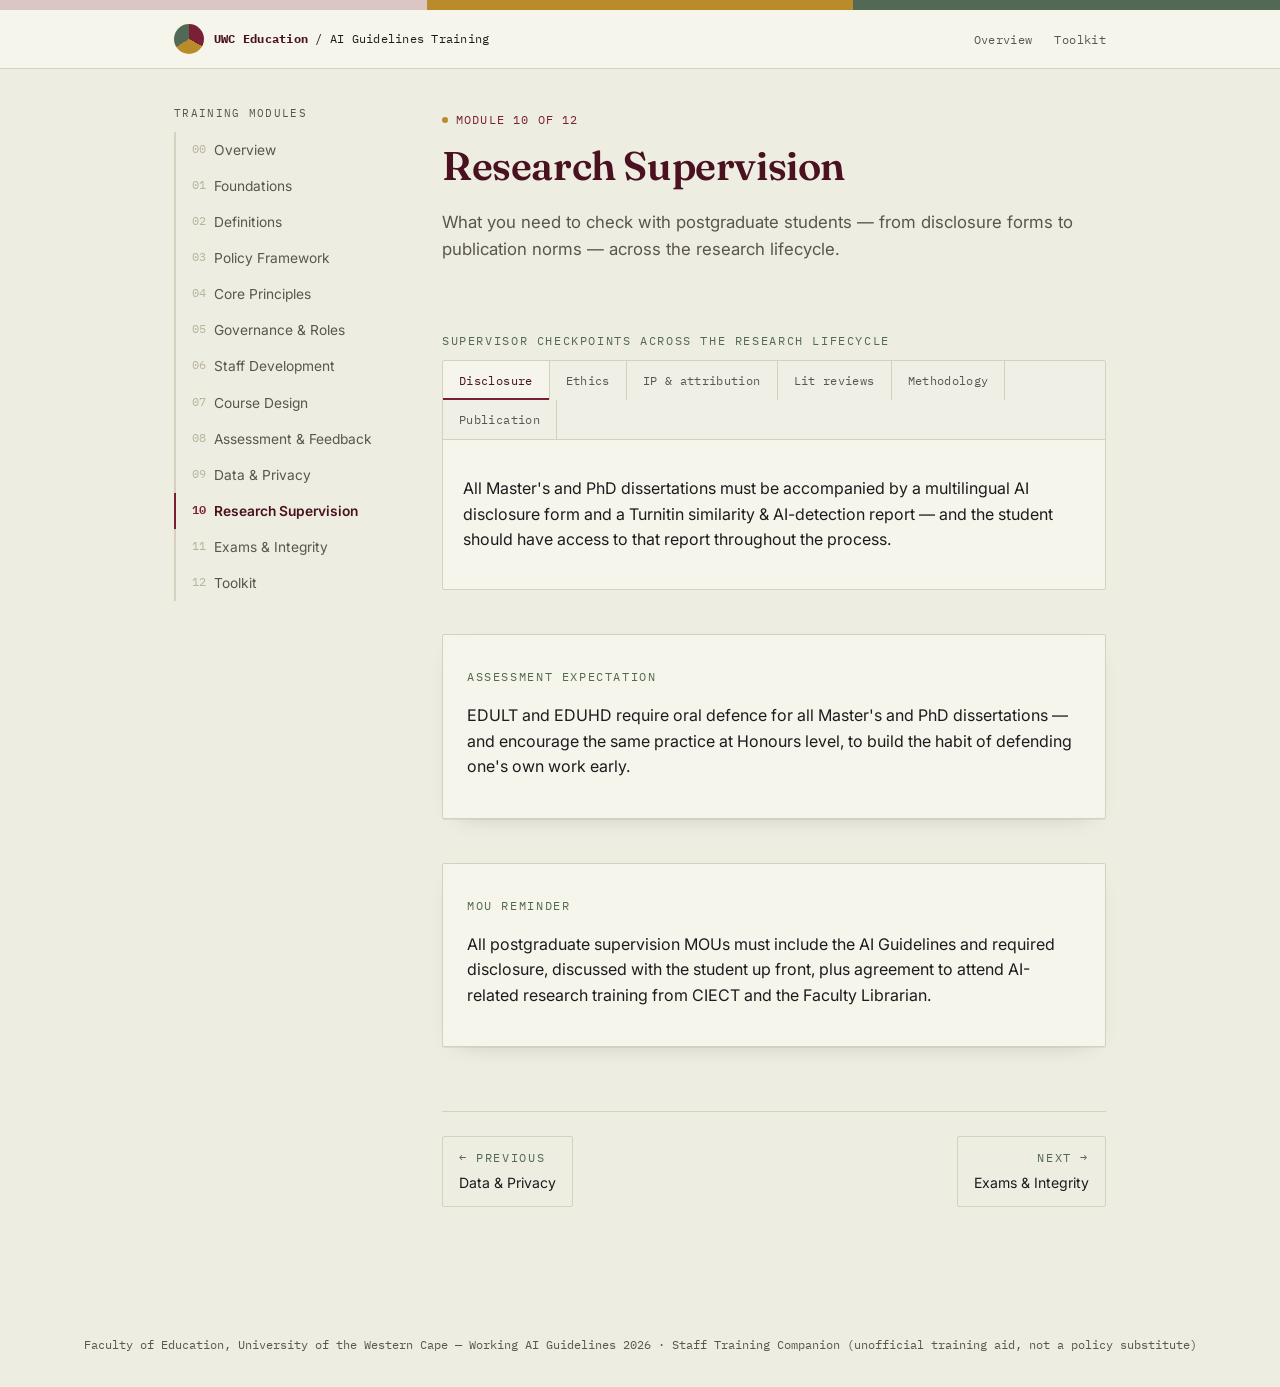
<file: 10-research-supervision.html>
<!DOCTYPE html>
<html lang="en">
<head>
<meta charset="UTF-8">
<meta name="viewport" content="width=device-width, initial-scale=1.0">
<title>Research Supervision — Faculty of Education AI Guidelines Training</title>
<link rel="stylesheet" href="style.css">
</head>
<body>
<header class="site-head">
  <div class="tier-strip"><span class="institutional"></span><span class="faculty active"></span><span class="course active"></span></div>
  <div class="head-inner">
    <a class="brand" href="index.html">
      <span class="brand-mark"></span>
      <span class="brand-text"><b>UWC Education</b> / AI Guidelines Training</span>
    </a>
    <nav class="head-nav">
      <a href="index.html">Overview</a>
      <a href="12-disclosure-toolkit.html">Toolkit</a>
    </nav>
  </div>
</header>
<div class="shell"><div class="layout"><div class="rail"><div class="rail-title">Training modules</div><ol><li class=""><a href="index.html"><span class="num">00</span>Overview</a></li><li class=""><a href="01-foundations.html"><span class="num">01</span>Foundations</a></li><li class=""><a href="02-definitions.html"><span class="num">02</span>Definitions</a></li><li class=""><a href="03-policy-framework.html"><span class="num">03</span>Policy Framework</a></li><li class=""><a href="04-principles.html"><span class="num">04</span>Core Principles</a></li><li class=""><a href="05-governance-roles.html"><span class="num">05</span>Governance & Roles</a></li><li class=""><a href="06-staff-development.html"><span class="num">06</span>Staff Development</a></li><li class=""><a href="07-course-design.html"><span class="num">07</span>Course Design</a></li><li class=""><a href="08-assessment.html"><span class="num">08</span>Assessment & Feedback</a></li><li class=""><a href="09-data-privacy.html"><span class="num">09</span>Data & Privacy</a></li><li class="active"><a href="10-research-supervision.html"><span class="num">10</span>Research Supervision</a></li><li class=""><a href="11-exams-integrity.html"><span class="num">11</span>Exams & Integrity</a></li><li class=""><a href="12-disclosure-toolkit.html"><span class="num">12</span>Toolkit</a></li></ol></div><main><div class="hero"><div class="module-tag"><span class="dot"></span>Module 10 of 12</div><h1>Research Supervision</h1><p class="dek">What you need to check with postgraduate students &mdash; from disclosure forms to publication norms &mdash; across the research lifecycle.</p></div>
    <section>
      <p class="eyebrow" style="margin-bottom:10px">Supervisor checkpoints across the research lifecycle</p>
      <div class="tabs">
        <div class="tab-bar">
          <button class="tab-btn active">Disclosure</button>
          <button class="tab-btn">Ethics</button>
          <button class="tab-btn">IP &amp; attribution</button>
          <button class="tab-btn">Lit reviews</button>
          <button class="tab-btn">Methodology</button>
          <button class="tab-btn">Publication</button>
        </div>
        <div class="tab-panel active"><p>All Master's and PhD dissertations must be accompanied by a multilingual AI disclosure form and a Turnitin similarity &amp; AI-detection report &mdash; and the student should have access to that report throughout the process.</p></div>
        <div class="tab-panel"><p>If AI processes human-subjects data (interview transcripts, intervention content), ethics approval must explicitly permit this. When in doubt, consult the Ethics Committee before proceeding.</p></div>
        <div class="tab-panel"><p>Clarify ownership when AI generates images, code or other materials. Students must credit tools appropriately; consult the Research Office on uncertain IP questions.</p></div>
        <div class="tab-panel"><p>AI may help summarise literature or suggest relevant articles, but students must read and synthesise original sources themselves, verify AI-generated summaries, and keep a physical or PDF copy of every reference they cite.</p></div>
        <div class="tab-panel"><p>AI tools may aid data interpretation, but students must be able to explain and justify every analysis and script. AI usage must be reproducible and documented &mdash; e.g. &ldquo;Tool X was used to cluster the dataset using these parameters.&rdquo;</p></div>
        <div class="tab-panel"><p>Journals generally prohibit listing AI as co-author and require disclosure of AI support in writing. Make sure students track usage and prepare disclosures accordingly, and that editors/examiners are informed of responsible-use expectations.</p></div>
      </div>
    </section>

    <section class="card">
      <p class="eyebrow">Assessment expectation</p>
      <p>EDULT and EDUHD require oral defence for all Master's and PhD dissertations &mdash; and encourage the same practice at Honours level, to build the habit of defending one's own work early.</p>
    </section>

    <section class="card">
      <p class="eyebrow">MOU reminder</p>
      <p>All postgraduate supervision MOUs must include the AI Guidelines and required disclosure, discussed with the student up front, plus agreement to attend AI-related research training from CIECT and the Faculty Librarian.</p>
    </section>
    <div class="module-nav"><a class="prev" href="09-data-privacy.html"><span class="eyebrow">&larr; Previous</span>Data & Privacy</a><a class="next" href="11-exams-integrity.html"><span class="eyebrow">Next &rarr;</span>Exams & Integrity</a></div></main></div></div><footer class="site-foot">Faculty of Education, University of the Western Cape — Working AI Guidelines 2026 · Staff Training Companion (unofficial training aid, not a policy substitute)</footer>
<script src="script.js"></script>
</body>
</html>
</file>
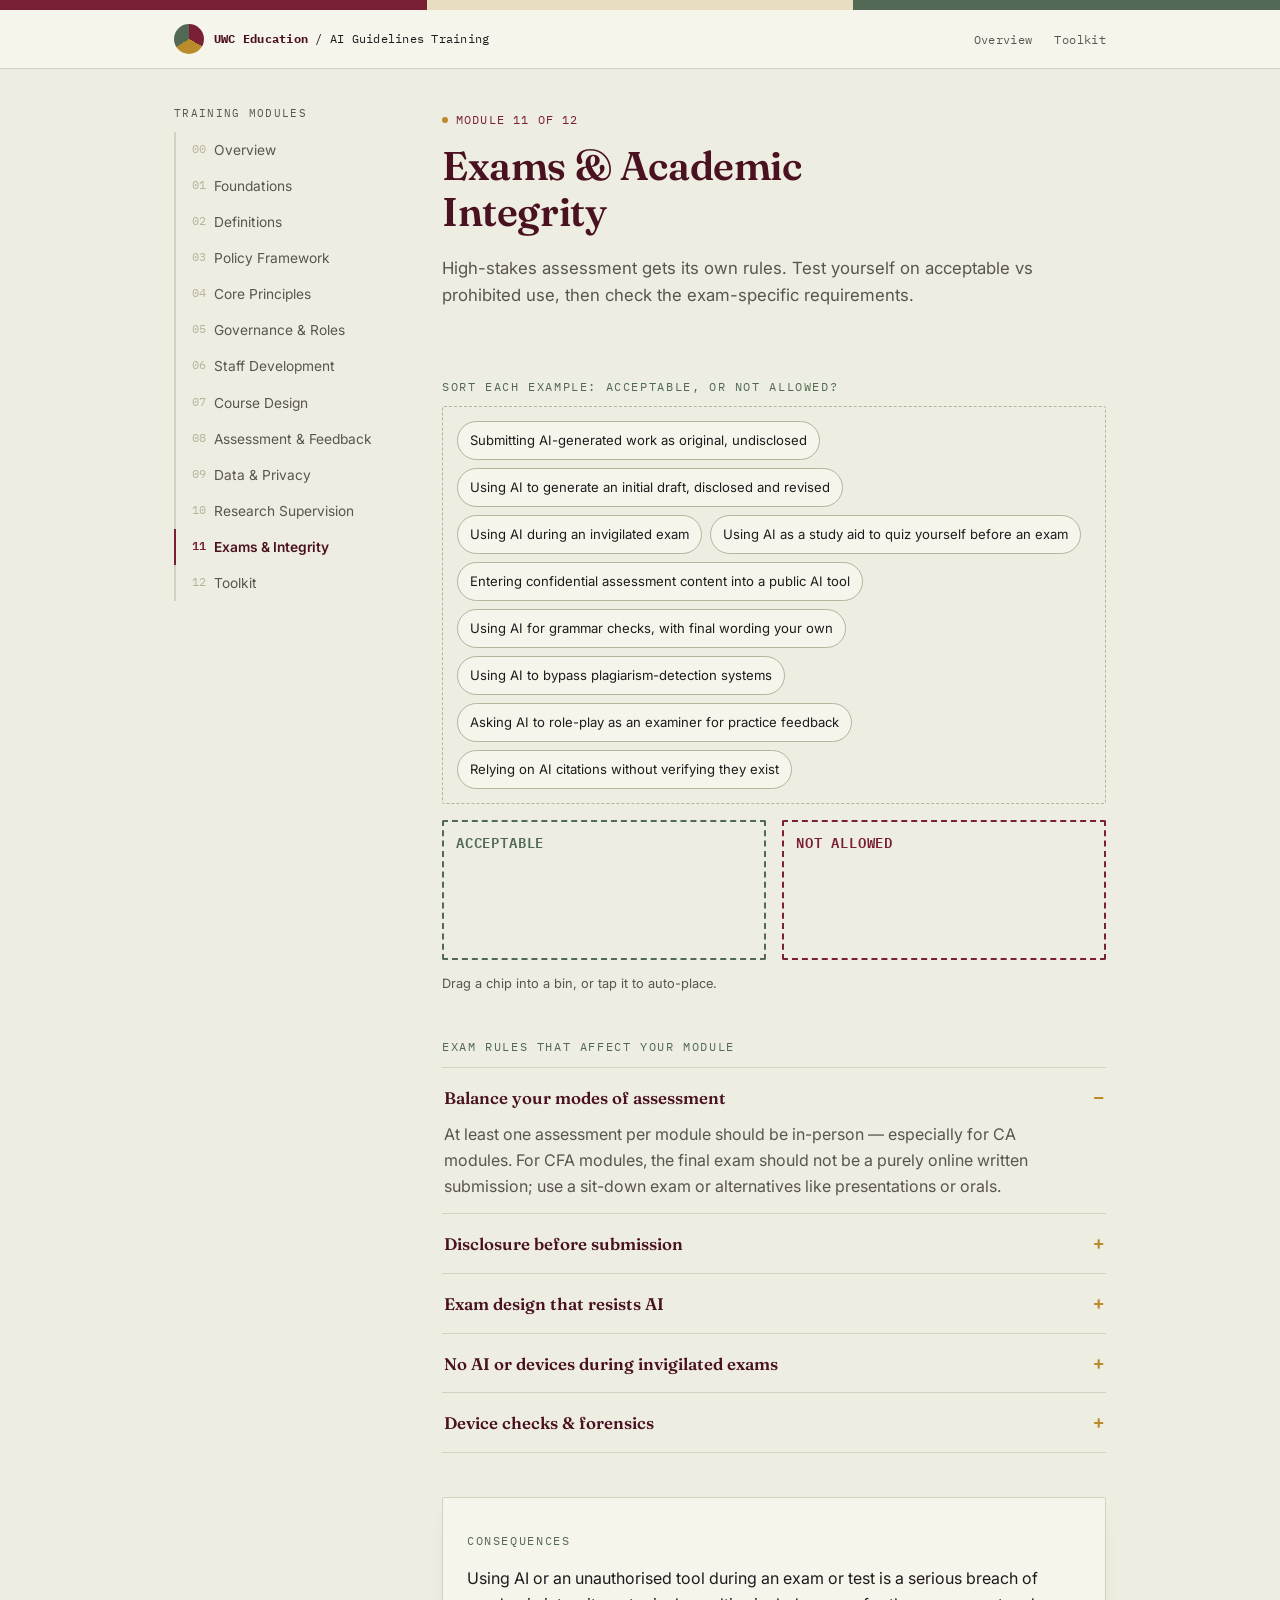
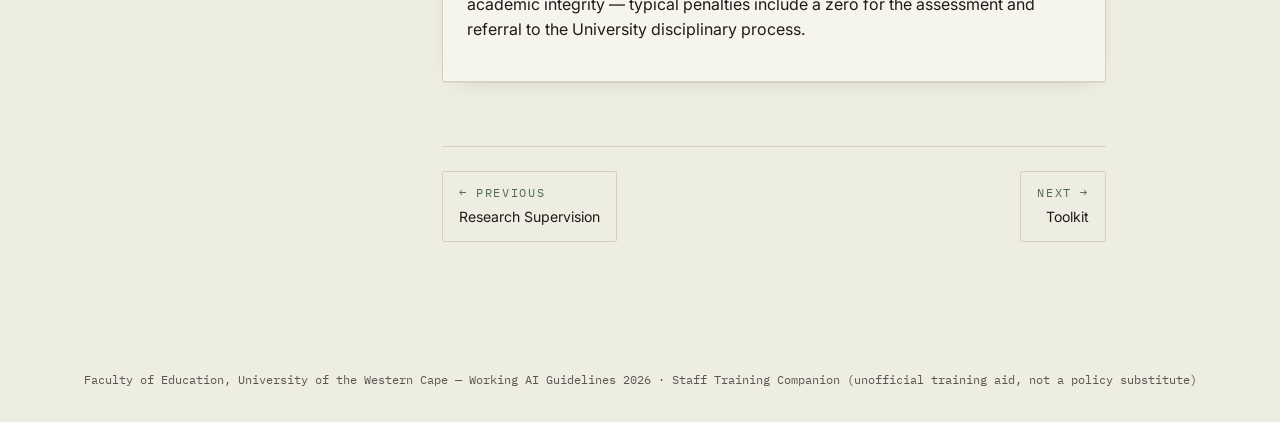
<file: 11-exams-integrity.html>
<!DOCTYPE html>
<html lang="en">
<head>
<meta charset="UTF-8">
<meta name="viewport" content="width=device-width, initial-scale=1.0">
<title>Exams & Academic Integrity — Faculty of Education AI Guidelines Training</title>
<link rel="stylesheet" href="style.css">
</head>
<body>
<header class="site-head">
  <div class="tier-strip"><span class="institutional active"></span><span class="faculty"></span><span class="course active"></span></div>
  <div class="head-inner">
    <a class="brand" href="index.html">
      <span class="brand-mark"></span>
      <span class="brand-text"><b>UWC Education</b> / AI Guidelines Training</span>
    </a>
    <nav class="head-nav">
      <a href="index.html">Overview</a>
      <a href="12-disclosure-toolkit.html">Toolkit</a>
    </nav>
  </div>
</header>
<div class="shell"><div class="layout"><div class="rail"><div class="rail-title">Training modules</div><ol><li class=""><a href="index.html"><span class="num">00</span>Overview</a></li><li class=""><a href="01-foundations.html"><span class="num">01</span>Foundations</a></li><li class=""><a href="02-definitions.html"><span class="num">02</span>Definitions</a></li><li class=""><a href="03-policy-framework.html"><span class="num">03</span>Policy Framework</a></li><li class=""><a href="04-principles.html"><span class="num">04</span>Core Principles</a></li><li class=""><a href="05-governance-roles.html"><span class="num">05</span>Governance & Roles</a></li><li class=""><a href="06-staff-development.html"><span class="num">06</span>Staff Development</a></li><li class=""><a href="07-course-design.html"><span class="num">07</span>Course Design</a></li><li class=""><a href="08-assessment.html"><span class="num">08</span>Assessment & Feedback</a></li><li class=""><a href="09-data-privacy.html"><span class="num">09</span>Data & Privacy</a></li><li class=""><a href="10-research-supervision.html"><span class="num">10</span>Research Supervision</a></li><li class="active"><a href="11-exams-integrity.html"><span class="num">11</span>Exams & Integrity</a></li><li class=""><a href="12-disclosure-toolkit.html"><span class="num">12</span>Toolkit</a></li></ol></div><main><div class="hero"><div class="module-tag"><span class="dot"></span>Module 11 of 12</div><h1>Exams &amp; Academic Integrity</h1><p class="dek">High-stakes assessment gets its own rules. Test yourself on acceptable vs prohibited use, then check the exam-specific requirements.</p></div>
    <section>
      <p class="eyebrow" style="margin-bottom:10px">Sort each example: acceptable, or not allowed?</p>
      <div class="sort-wrap">
        <div class="sort-pool"><span class="sort-chip" data-id="c0" data-answer="no">Submitting AI-generated work as original, undisclosed</span><span class="sort-chip" data-id="c1" data-answer="ok">Using AI to generate an initial draft, disclosed and revised</span><span class="sort-chip" data-id="c2" data-answer="no">Using AI during an invigilated exam</span><span class="sort-chip" data-id="c3" data-answer="ok">Using AI as a study aid to quiz yourself before an exam</span><span class="sort-chip" data-id="c4" data-answer="no">Entering confidential assessment content into a public AI tool</span><span class="sort-chip" data-id="c5" data-answer="ok">Using AI for grammar checks, with final wording your own</span><span class="sort-chip" data-id="c6" data-answer="no">Using AI to bypass plagiarism-detection systems</span><span class="sort-chip" data-id="c7" data-answer="ok">Asking AI to role-play as an examiner for practice feedback</span><span class="sort-chip" data-id="c8" data-answer="no">Relying on AI citations without verifying they exist</span></div>
        <div class="sort-bin ok"><h4>Acceptable</h4></div>
        <div class="sort-bin no"><h4>Not allowed</h4></div>
      </div>
      <p class="sort-feedback"></p>
      <p style="font-size:.8rem; color:var(--ink-soft); margin-top:6px">Drag a chip into a bin, or tap it to auto-place.</p>
    </section>

    <section>
      <p class="eyebrow" style="margin-bottom:10px">Exam rules that affect your module</p>
      <div class="accordion">
        <details open><summary>Balance your modes of assessment</summary><div class="body">At least one assessment per module should be in-person &mdash; especially for CA modules. For CFA modules, the final exam should not be a purely online written submission; use a sit-down exam or alternatives like presentations or orals.</div></details>
        <details><summary>Disclosure before submission</summary><div class="body">Students complete an AI Checklist (a simple yes/no list) before submitting written work, addressing the task requirements.</div></details>
        <details><summary>Exam design that resists AI</summary><div class="body">Open-ended questions, multi-part problems and context-specific scenarios reduce the effectiveness of generic AI responses.</div></details>
        <details><summary>No AI or devices during invigilated exams</summary><div class="body">All electronic devices must be powered off and stored away; only explicitly approved calculators or devices may be used.</div></details>
        <details><summary>Device checks &amp; forensics</summary><div class="body">Invigilators may inspect devices; random checks may occur, and in exceptional cases the University may conduct forensic reviews.</div></details>
      </div>
    </section>

    <section class="card">
      <p class="eyebrow">Consequences</p>
      <p>Using AI or an unauthorised tool during an exam or test is a serious breach of academic integrity &mdash; typical penalties include a zero for the assessment and referral to the University disciplinary process.</p>
    </section>
    <div class="module-nav"><a class="prev" href="10-research-supervision.html"><span class="eyebrow">&larr; Previous</span>Research Supervision</a><a class="next" href="12-disclosure-toolkit.html"><span class="eyebrow">Next &rarr;</span>Toolkit</a></div></main></div></div><footer class="site-foot">Faculty of Education, University of the Western Cape — Working AI Guidelines 2026 · Staff Training Companion (unofficial training aid, not a policy substitute)</footer>
<script src="script.js"></script>
</body>
</html>
</file>
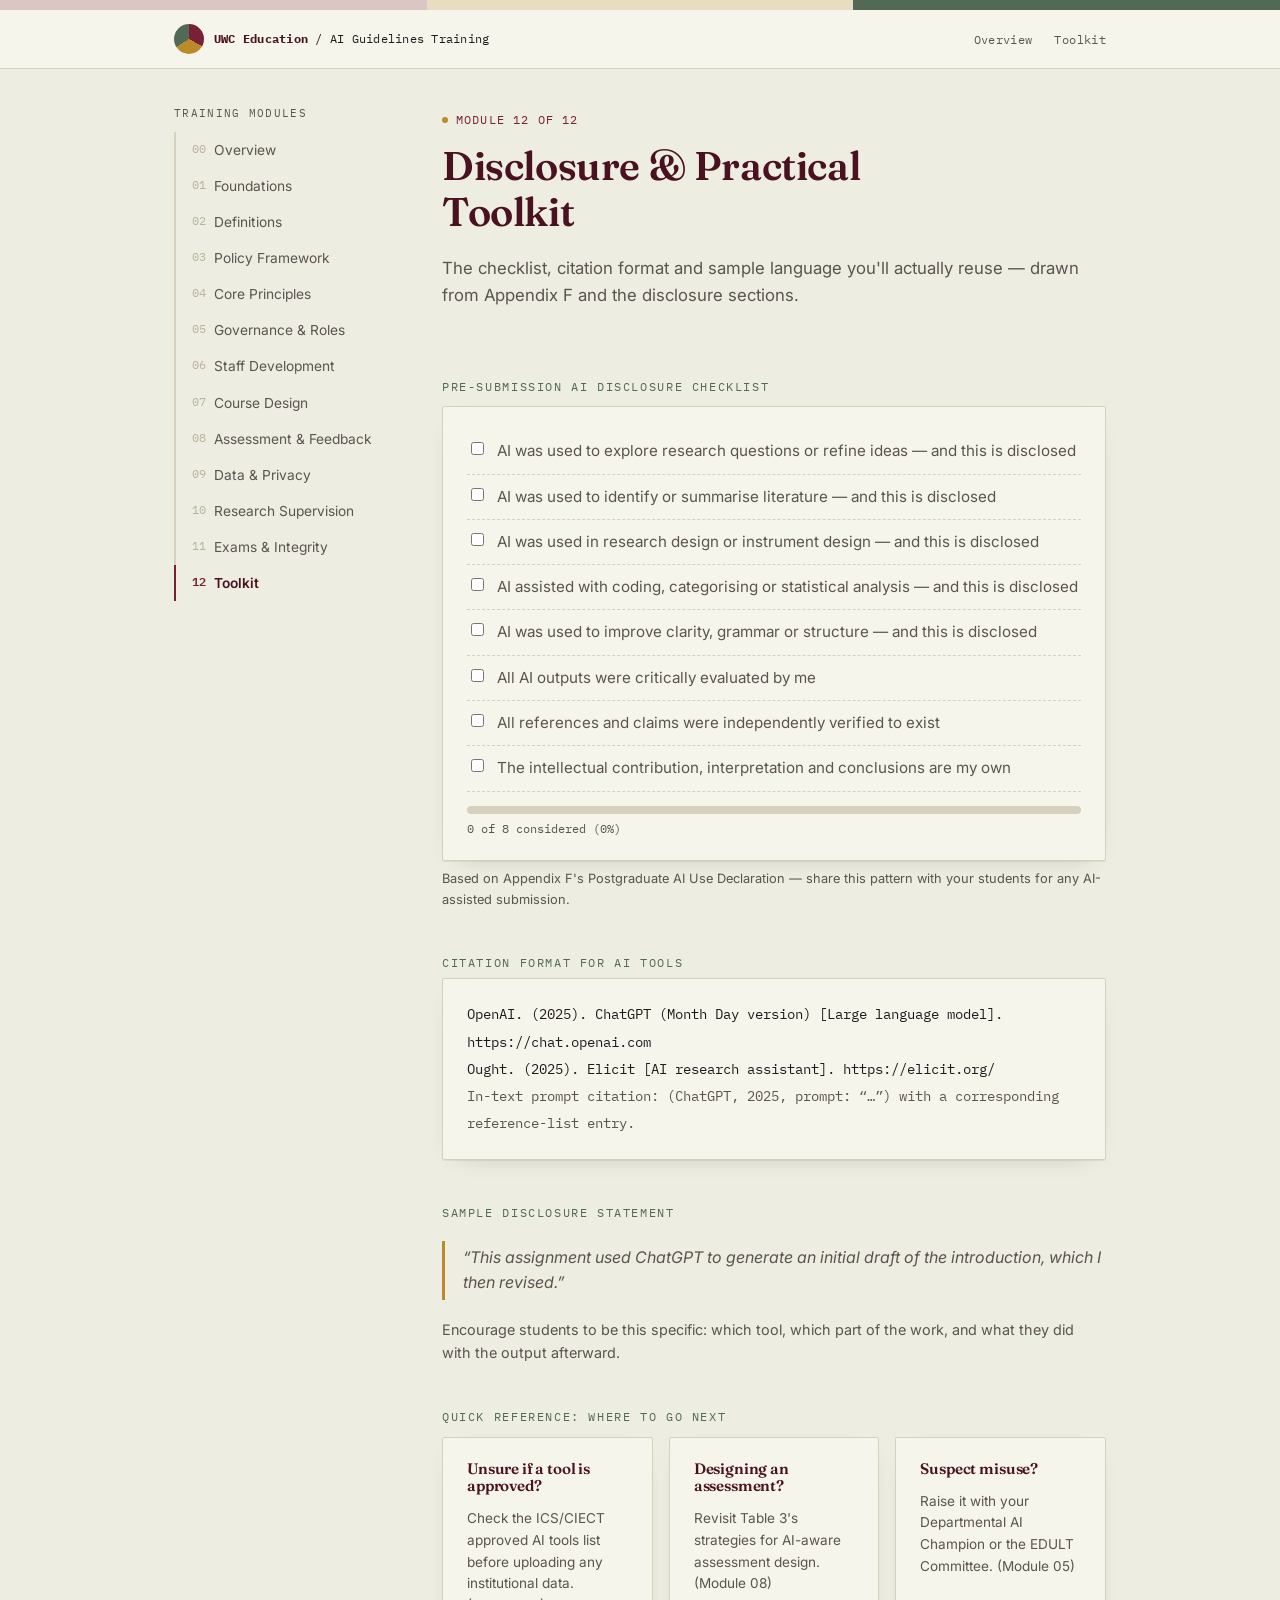
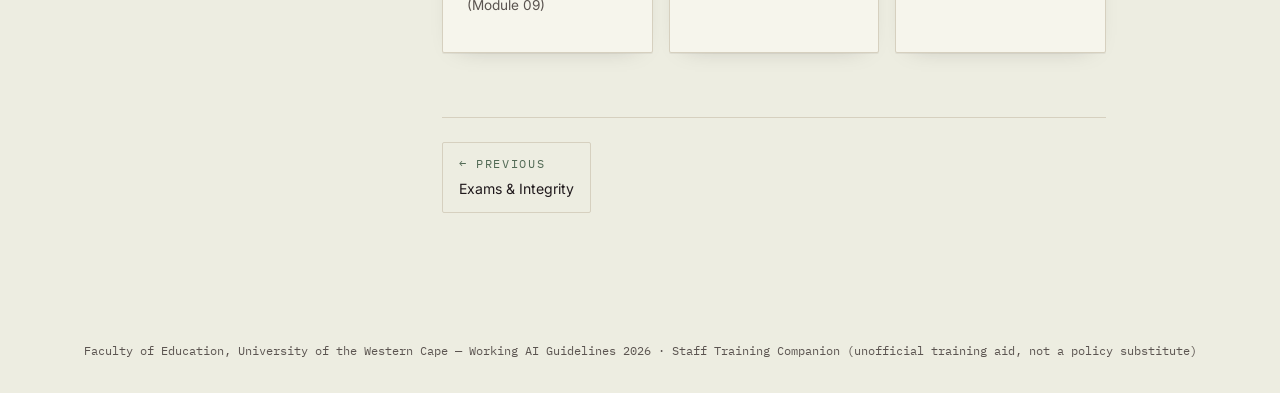
<file: 12-disclosure-toolkit.html>
<!DOCTYPE html>
<html lang="en">
<head>
<meta charset="UTF-8">
<meta name="viewport" content="width=device-width, initial-scale=1.0">
<title>Disclosure & Practical Toolkit — Faculty of Education AI Guidelines Training</title>
<link rel="stylesheet" href="style.css">
</head>
<body>
<header class="site-head">
  <div class="tier-strip"><span class="institutional"></span><span class="faculty"></span><span class="course active"></span></div>
  <div class="head-inner">
    <a class="brand" href="index.html">
      <span class="brand-mark"></span>
      <span class="brand-text"><b>UWC Education</b> / AI Guidelines Training</span>
    </a>
    <nav class="head-nav">
      <a href="index.html">Overview</a>
      <a href="12-disclosure-toolkit.html">Toolkit</a>
    </nav>
  </div>
</header>
<div class="shell"><div class="layout"><div class="rail"><div class="rail-title">Training modules</div><ol><li class=""><a href="index.html"><span class="num">00</span>Overview</a></li><li class=""><a href="01-foundations.html"><span class="num">01</span>Foundations</a></li><li class=""><a href="02-definitions.html"><span class="num">02</span>Definitions</a></li><li class=""><a href="03-policy-framework.html"><span class="num">03</span>Policy Framework</a></li><li class=""><a href="04-principles.html"><span class="num">04</span>Core Principles</a></li><li class=""><a href="05-governance-roles.html"><span class="num">05</span>Governance & Roles</a></li><li class=""><a href="06-staff-development.html"><span class="num">06</span>Staff Development</a></li><li class=""><a href="07-course-design.html"><span class="num">07</span>Course Design</a></li><li class=""><a href="08-assessment.html"><span class="num">08</span>Assessment & Feedback</a></li><li class=""><a href="09-data-privacy.html"><span class="num">09</span>Data & Privacy</a></li><li class=""><a href="10-research-supervision.html"><span class="num">10</span>Research Supervision</a></li><li class=""><a href="11-exams-integrity.html"><span class="num">11</span>Exams & Integrity</a></li><li class="active"><a href="12-disclosure-toolkit.html"><span class="num">12</span>Toolkit</a></li></ol></div><main><div class="hero"><div class="module-tag"><span class="dot"></span>Module 12 of 12</div><h1>Disclosure &amp; Practical Toolkit</h1><p class="dek">The checklist, citation format and sample language you'll actually reuse &mdash; drawn from Appendix F and the disclosure sections.</p></div>
    <section>
      <p class="eyebrow" style="margin-bottom:10px">Pre-submission AI disclosure checklist</p>
      <div class="card">
        <ul class="checklist">
          <li><input type="checkbox" id="c1"><label for="c1">AI was used to explore research questions or refine ideas &mdash; and this is disclosed</label></li>
          <li><input type="checkbox" id="c2"><label for="c2">AI was used to identify or summarise literature &mdash; and this is disclosed</label></li>
          <li><input type="checkbox" id="c3"><label for="c3">AI was used in research design or instrument design &mdash; and this is disclosed</label></li>
          <li><input type="checkbox" id="c4"><label for="c4">AI assisted with coding, categorising or statistical analysis &mdash; and this is disclosed</label></li>
          <li><input type="checkbox" id="c5"><label for="c5">AI was used to improve clarity, grammar or structure &mdash; and this is disclosed</label></li>
          <li><input type="checkbox" id="c6"><label for="c6">All AI outputs were critically evaluated by me</label></li>
          <li><input type="checkbox" id="c7"><label for="c7">All references and claims were independently verified to exist</label></li>
          <li><input type="checkbox" id="c8"><label for="c8">The intellectual contribution, interpretation and conclusions are my own</label></li>
        </ul>
        <div class="progress-wrap">
          <div class="progress-bar"><div class="progress-fill"></div></div>
          <div class="progress-label">0 of 8 considered (0%)</div>
        </div>
      </div>
      <p style="font-size:.8rem; color:var(--ink-soft); margin-top:8px">Based on Appendix F's Postgraduate AI Use Declaration &mdash; share this pattern with your students for any AI-assisted submission.</p>
    </section>

    <section>
      <p class="eyebrow" style="margin-bottom:6px">Citation format for AI tools</p>
      <div class="card" style="font-family:'IBM Plex Mono',monospace; font-size:.85rem; line-height:2">
        OpenAI. (2025). ChatGPT (Month Day version) [Large language model]. https://chat.openai.com<br>
        Ought. (2025). Elicit [AI research assistant]. https://elicit.org/<br>
        <span style="color:var(--ink-soft)">In-text prompt citation: (ChatGPT, 2025, prompt: &ldquo;&hellip;&rdquo;) with a corresponding reference-list entry.</span>
      </div>
    </section>

    <section>
      <p class="eyebrow" style="margin-bottom:6px">Sample disclosure statement</p>
      <div class="quote-block">&ldquo;This assignment used ChatGPT to generate an initial draft of the introduction, which I then revised.&rdquo;</div>
      <p style="color:var(--ink-soft); font-size:.9rem">Encourage students to be this specific: which tool, which part of the work, and what they did with the output afterward.</p>
    </section>

    <section>
      <p class="eyebrow" style="margin-bottom:10px">Quick reference: where to go next</p>
      <div class="grid-3">
        <div class="card"><h3 style="font-size:.95rem">Unsure if a tool is approved?</h3><p style="font-size:.85rem;color:var(--ink-soft)">Check the ICS/CIECT approved AI tools list before uploading any institutional data. (Module 09)</p></div>
        <div class="card"><h3 style="font-size:.95rem">Designing an assessment?</h3><p style="font-size:.85rem;color:var(--ink-soft)">Revisit Table 3's strategies for AI-aware assessment design. (Module 08)</p></div>
        <div class="card"><h3 style="font-size:.95rem">Suspect misuse?</h3><p style="font-size:.85rem;color:var(--ink-soft)">Raise it with your Departmental AI Champion or the EDULT Committee. (Module 05)</p></div>
      </div>
    </section>
    <div class="module-nav"><a class="prev" href="11-exams-integrity.html"><span class="eyebrow">&larr; Previous</span>Exams & Integrity</a></div></main></div></div><footer class="site-foot">Faculty of Education, University of the Western Cape — Working AI Guidelines 2026 · Staff Training Companion (unofficial training aid, not a policy substitute)</footer>
<script src="script.js"></script>
</body>
</html>
</file>
<file: style.css>
/* =========================================================
   UWC Faculty of Education — AI Guidelines Staff Training
   Design system: "Three Tiers" — institutional / faculty / course
   ========================================================= */

@import url('https://fonts.googleapis.com/css2?family=Fraunces:opsz,wght@9..144,400;9..144,500;9..144,600;9..144,700&family=Inter:wght@400;500;600;700&family=IBM+Plex+Mono:wght@400;500&display=swap');

:root{
  --paper:#EDEDE1;
  --paper-raised:#F6F5EC;
  --ink:#211A1D;
  --ink-soft:#5B5450;
  --maroon:#7A2036;
  --maroon-deep:#4A1220;
  --gold:#B98B2A;
  --gold-soft:#E4CD8F;
  --sage:#526A55;
  --sage-soft:#DDE5DA;
  --line:#D6D0BF;
  --line-strong:#B9B29C;
  --radius:2px;
  --shadow: 0 1px 0 rgba(33,26,29,0.06), 0 8px 24px -18px rgba(33,26,29,0.35);
  --maxw: 980px;
}

*{box-sizing:border-box}
html{scroll-behavior:smooth}
body{
  margin:0;
  background:var(--paper);
  color:var(--ink);
  font-family:'Inter',system-ui,sans-serif;
  font-size:16px;
  line-height:1.6;
  -webkit-font-smoothing:antialiased;
}
h1,h2,h3,h4{
  font-family:'Fraunces',serif;
  font-weight:600;
  color:var(--maroon-deep);
  line-height:1.15;
  margin:0 0 .5em;
  letter-spacing:-0.01em;
}
a{color:var(--maroon)}
a:focus-visible, button:focus-visible, summary:focus-visible, [tabindex]:focus-visible{
  outline:3px solid var(--gold); outline-offset:2px;
}
.eyebrow{
  font-family:'IBM Plex Mono',monospace;
  font-size:.72rem;
  letter-spacing:.14em;
  text-transform:uppercase;
  color:var(--sage);
}

/* ---------- Tier strip: the recurring signature element ----------
   Represents Figure 1 in the guidelines: institutional / faculty / course
   governance tiers. Appears on every page, highlighting the tier(s)
   most relevant to that module. */
.tier-strip{
  display:flex; height:10px; width:100%;
}
.tier-strip span{flex:1; opacity:.22; transition:opacity .2s}
.tier-strip span.institutional{background:var(--maroon)}
.tier-strip span.faculty{background:var(--gold)}
.tier-strip span.course{background:var(--sage)}
.tier-strip span.active{opacity:1}

/* ---------- Top chrome ---------- */
header.site-head{
  position:sticky; top:0; z-index:40;
  background:var(--paper-raised);
  border-bottom:1px solid var(--line);
}
.head-inner{
  max-width:var(--maxw); margin:0 auto; padding:14px 24px;
  display:flex; align-items:center; justify-content:space-between; gap:16px;
}
.brand{display:flex; align-items:center; gap:10px; text-decoration:none}
.brand-mark{
  width:30px;height:30px; border-radius:50%;
  background:conic-gradient(var(--maroon) 0 33%, var(--gold) 33% 66%, var(--sage) 66% 100%);
  flex:0 0 auto;
}
.brand-text{font-family:'IBM Plex Mono',monospace; font-size:.78rem; color:var(--ink); letter-spacing:.02em}
.brand-text b{color:var(--maroon-deep)}
nav.head-nav a{
  font-family:'IBM Plex Mono',monospace; font-size:.75rem; text-decoration:none;
  color:var(--ink-soft); margin-left:18px; letter-spacing:.03em;
}
nav.head-nav a:hover{color:var(--maroon)}

/* ---------- Layout shell ---------- */
.shell{max-width:var(--maxw); margin:0 auto; padding:0 24px 96px}
.layout{display:grid; grid-template-columns:220px 1fr; gap:48px; align-items:start; padding-top:36px}
@media (max-width: 820px){ .layout{grid-template-columns:1fr} }

/* ---------- Syllabus rail (left nav of modules) ---------- */
.rail{position:sticky; top:78px}
.rail-title{
  font-family:'IBM Plex Mono',monospace; font-size:.68rem; text-transform:uppercase;
  letter-spacing:.12em; color:var(--ink-soft); margin-bottom:10px;
}
.rail ol{list-style:none; margin:0; padding:0; border-left:2px solid var(--line)}
.rail li{position:relative; padding:7px 0 7px 16px}
.rail li a{
  text-decoration:none; color:var(--ink-soft); font-size:.86rem; display:flex; gap:8px;
}
.rail li a .num{font-family:'IBM Plex Mono',monospace; color:var(--line-strong); font-size:.78rem}
.rail li.active{border-left:2px solid var(--maroon); margin-left:-2px; padding-left:16px}
.rail li.active a{color:var(--maroon-deep); font-weight:600}
.rail li.active a .num{color:var(--maroon)}
.rail li a:hover{color:var(--maroon)}

/* ---------- Page hero ---------- */
.hero{padding:0 0 8px}
.module-tag{
  display:inline-flex; align-items:center; gap:8px;
  font-family:'IBM Plex Mono',monospace; font-size:.72rem; letter-spacing:.1em;
  color:var(--maroon); text-transform:uppercase; margin-bottom:14px;
}
.module-tag .dot{width:6px;height:6px;border-radius:50%;background:var(--gold)}
.hero h1{font-size:clamp(1.7rem, 3.4vw, 2.5rem); max-width:16ch}
.hero .dek{color:var(--ink-soft); font-size:1.05rem; max-width:58ch; margin-top:8px}

/* ---------- Content blocks ---------- */
main section{margin-top:44px}
.card{
  background:var(--paper-raised); border:1px solid var(--line); border-radius:var(--radius);
  padding:22px 24px; box-shadow:var(--shadow);
}
.grid-2{display:grid; grid-template-columns:1fr 1fr; gap:16px}
.grid-3{display:grid; grid-template-columns:repeat(3,1fr); gap:16px}
@media (max-width:700px){ .grid-2,.grid-3{grid-template-columns:1fr} }

.pill{
  display:inline-block; font-family:'IBM Plex Mono',monospace; font-size:.68rem;
  padding:3px 9px; border-radius:20px; border:1px solid var(--line-strong);
  color:var(--ink-soft); letter-spacing:.04em;
}
.pill.ok{border-color:var(--sage); color:var(--sage); background:var(--sage-soft)}
.pill.no{border-color:var(--maroon); color:var(--maroon-deep); background:#F3DCDF}

/* ---------- Accordion ---------- */
.accordion details{
  border-bottom:1px solid var(--line); padding:14px 2px;
}
.accordion details:first-child{border-top:1px solid var(--line)}
.accordion summary{
  cursor:pointer; list-style:none; display:flex; justify-content:space-between; align-items:baseline;
  font-family:'Fraunces',serif; font-weight:600; color:var(--maroon-deep); font-size:1.05rem;
}
.accordion summary::-webkit-details-marker{display:none}
.accordion summary::after{
  content:"+"; font-family:'IBM Plex Mono',monospace; color:var(--gold); font-size:1.2rem;
}
.accordion details[open] summary::after{content:"–"}
.accordion .body{padding-top:10px; color:var(--ink-soft); max-width:64ch}

/* ---------- Tabs ---------- */
.tabs{border:1px solid var(--line); border-radius:var(--radius); overflow:hidden; background:var(--paper-raised)}
.tab-bar{display:flex; flex-wrap:wrap; border-bottom:1px solid var(--line); background:#00000006}
.tab-btn{
  font-family:'IBM Plex Mono',monospace; font-size:.75rem; letter-spacing:.03em;
  padding:12px 16px; background:none; border:none; cursor:pointer; color:var(--ink-soft);
  border-right:1px solid var(--line);
}
.tab-btn.active{background:var(--paper-raised); color:var(--maroon-deep); box-shadow:inset 0 -2px var(--maroon)}
.tab-panel{display:none; padding:20px}
.tab-panel.active{display:block}

/* ---------- Flip cards (glossary) ---------- */
.flip-grid{display:grid; grid-template-columns:repeat(3,1fr); gap:14px}
@media (max-width:700px){.flip-grid{grid-template-columns:1fr 1fr}}
@media (max-width:480px){.flip-grid{grid-template-columns:1fr}}
.flip-card{perspective:1000px; height:150px; cursor:pointer}
.flip-inner{position:relative; width:100%; height:100%; transition:transform .5s; transform-style:preserve-3d}
.flip-card.flipped .flip-inner{transform:rotateY(180deg)}
.flip-face{
  position:absolute; inset:0; backface-visibility:hidden; border-radius:var(--radius);
  display:flex; align-items:center; justify-content:center; text-align:center; padding:12px;
  border:1px solid var(--line);
}
.flip-front{background:var(--maroon-deep); color:var(--paper-raised); font-family:'Fraunces',serif; font-weight:600; font-size:1rem}
.flip-back{background:var(--paper-raised); transform:rotateY(180deg); font-size:.82rem; color:var(--ink-soft)}

/* ---------- Checklist ---------- */
.checklist{list-style:none; margin:0; padding:0}
.checklist li{
  display:flex; gap:10px; align-items:flex-start; padding:10px 0; border-bottom:1px dashed var(--line);
}
.checklist input[type=checkbox]{margin-top:3px; accent-color:var(--maroon)}
.checklist label{color:var(--ink-soft); font-size:.95rem}
.progress-wrap{margin-top:14px}
.progress-bar{height:8px; background:var(--line); border-radius:20px; overflow:hidden}
.progress-fill{height:100%; width:0%; background:linear-gradient(90deg,var(--sage),var(--gold)); transition:width .3s}
.progress-label{font-family:'IBM Plex Mono',monospace; font-size:.72rem; color:var(--ink-soft); margin-top:6px}

/* ---------- Sort quiz ---------- */
.sort-wrap{display:grid; grid-template-columns:1fr 1fr; gap:16px}
@media (max-width:700px){.sort-wrap{grid-template-columns:1fr}}
.sort-pool{grid-column:1/-1; display:flex; flex-wrap:wrap; gap:8px; padding:14px; border:1px dashed var(--line-strong); border-radius:var(--radius); min-height:52px}
.sort-chip{
  font-size:.82rem; padding:8px 12px; background:var(--paper-raised); border:1px solid var(--line-strong);
  border-radius:20px; cursor:grab; user-select:none;
}
.sort-bin{min-height:140px; border:2px dashed var(--line-strong); border-radius:var(--radius); padding:12px}
.sort-bin.ok{border-color:var(--sage)}
.sort-bin.no{border-color:var(--maroon)}
.sort-bin h4{margin-top:0; font-size:.85rem; font-family:'IBM Plex Mono',monospace; text-transform:uppercase; letter-spacing:.06em}
.sort-bin.ok h4{color:var(--sage)}
.sort-bin.no h4{color:var(--maroon)}
.sort-feedback{margin-top:10px; font-size:.85rem; font-family:'IBM Plex Mono',monospace}

/* ---------- Org / role map ---------- */
.role-map{display:grid; grid-template-columns:repeat(3,1fr); gap:12px}
@media (max-width:700px){.role-map{grid-template-columns:1fr 1fr}}
@media (max-width:480px){.role-map{grid-template-columns:1fr}}
.role-node{
  border:1px solid var(--line); background:var(--paper-raised); border-radius:var(--radius);
  padding:14px; cursor:pointer; transition:box-shadow .15s, transform .15s;
}
.role-node:hover{box-shadow:var(--shadow); transform:translateY(-2px)}
.role-node h4{margin:0 0 6px; font-size:.92rem}
.role-node .abbr{font-family:'IBM Plex Mono',monospace; font-size:.68rem; color:var(--gold)}
.role-detail{
  display:none; margin-top:8px; padding-top:8px; border-top:1px dashed var(--line); font-size:.83rem; color:var(--ink-soft);
}
.role-node.open .role-detail{display:block}

/* ---------- Tiers diagram (module 3 signature) ---------- */
.tiers{display:flex; flex-direction:column; gap:10px; margin:20px 0}
.tier-row{
  display:grid; grid-template-columns:170px 1fr; gap:16px; align-items:center;
  border-radius:var(--radius); padding:16px 18px; color:#fff; cursor:pointer;
  transition:transform .15s;
}
.tier-row:hover{transform:translateX(4px)}
.tier-row.t1{background:var(--maroon)}
.tier-row.t2{background:var(--gold); color:var(--maroon-deep)}
.tier-row.t3{background:var(--sage)}
.tier-row .lbl{font-family:'IBM Plex Mono',monospace; font-size:.72rem; text-transform:uppercase; letter-spacing:.08em}
.tier-row .name{font-family:'Fraunces',serif; font-weight:600; font-size:1.05rem}
.tier-detail{display:none; padding:12px 18px; font-size:.88rem; color:var(--ink-soft); border-left:2px solid var(--line); margin-left:8px}
.tier-row.active + .tier-detail{display:block}

/* ---------- Footer / prev-next ---------- */
.module-nav{
  display:flex; justify-content:space-between; gap:16px; margin-top:64px; padding-top:24px; border-top:1px solid var(--line);
}
.module-nav a{
  text-decoration:none; color:var(--ink); border:1px solid var(--line); border-radius:var(--radius);
  padding:12px 16px; max-width:46%; font-size:.88rem;
}
.module-nav a .eyebrow{display:block; margin-bottom:4px}
.module-nav a:hover{border-color:var(--maroon)}
.module-nav a.next{margin-left:auto; text-align:right}

footer.site-foot{
  text-align:center; padding:32px 24px; color:var(--ink-soft); font-size:.78rem;
  font-family:'IBM Plex Mono',monospace;
}

.quote-block{
  border-left:3px solid var(--gold); padding:4px 0 4px 18px; margin:18px 0; color:var(--ink-soft); font-style:italic;
}
.kicker-list{margin:0; padding-left:1.1em; color:var(--ink-soft)}
.kicker-list li{margin-bottom:6px}

/* Landing page cards */
.mod-grid{display:grid; grid-template-columns:repeat(3,1fr); gap:16px; margin-top:28px}
@media (max-width:820px){.mod-grid{grid-template-columns:1fr 1fr}}
@media (max-width:560px){.mod-grid{grid-template-columns:1fr}}
.mod-card{
  display:block; text-decoration:none; color:var(--ink); background:var(--paper-raised);
  border:1px solid var(--line); border-radius:var(--radius); padding:18px; position:relative; overflow:hidden;
}
.mod-card:hover{border-color:var(--maroon)}
.mod-card .n{
  font-family:'Fraunces',serif; font-size:2rem; color:var(--line-strong); font-weight:600; line-height:1;
}
.mod-card:hover .n{color:var(--gold)}
.mod-card h3{font-size:1.02rem; margin:8px 0 4px}
.mod-card p{font-size:.82rem; color:var(--ink-soft); margin:0}
</file>
